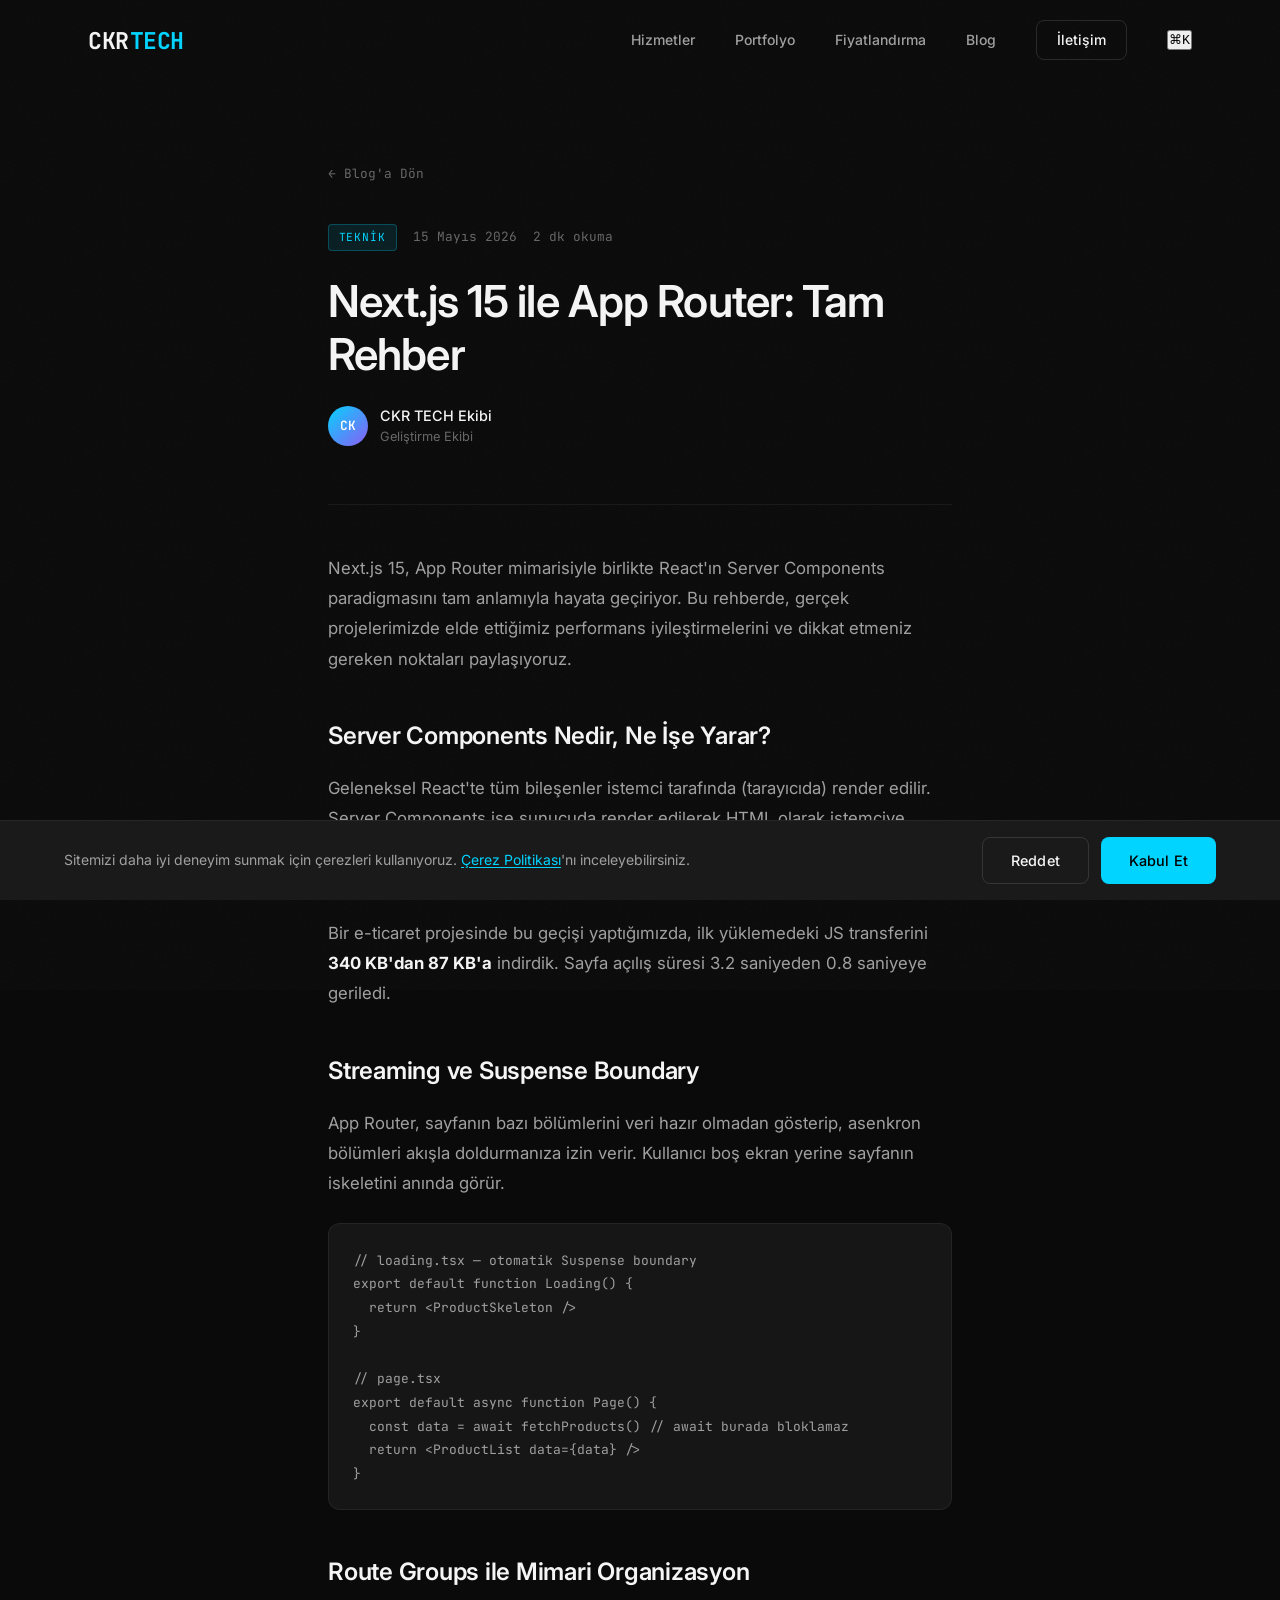
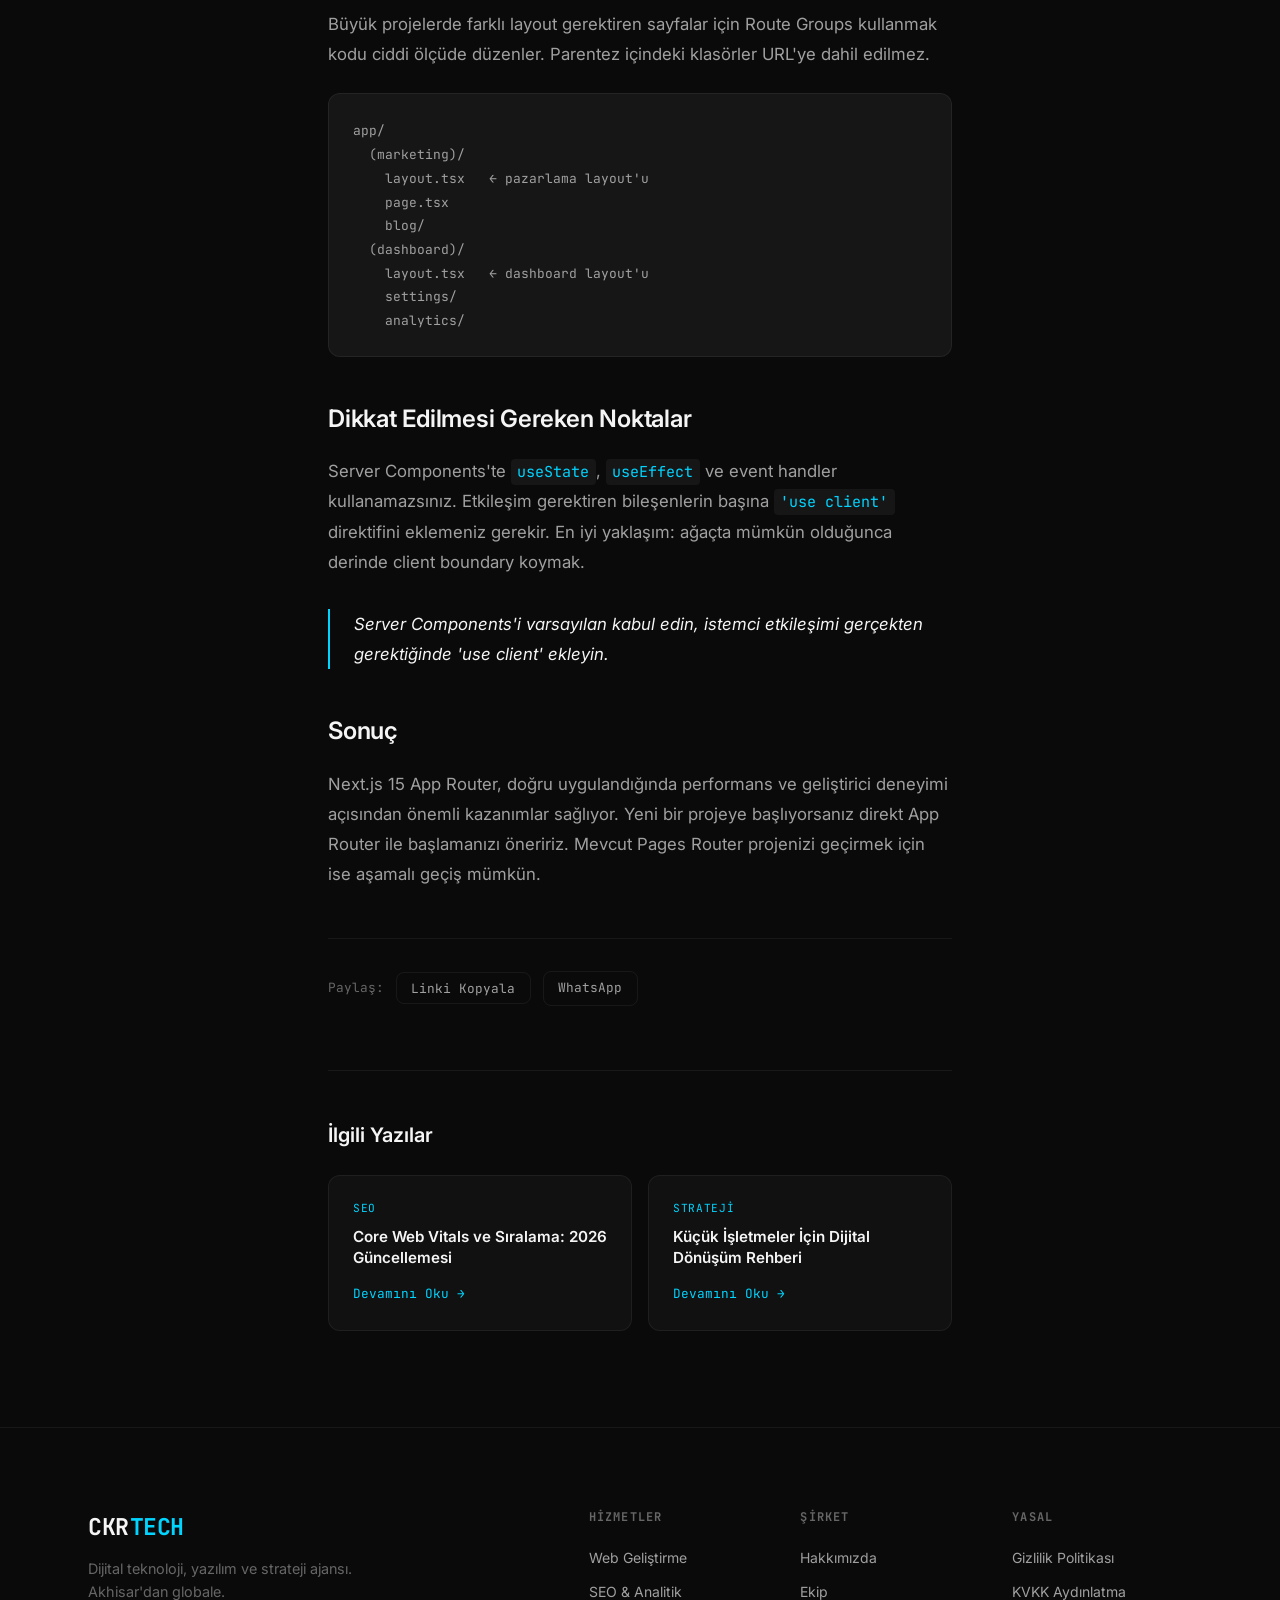
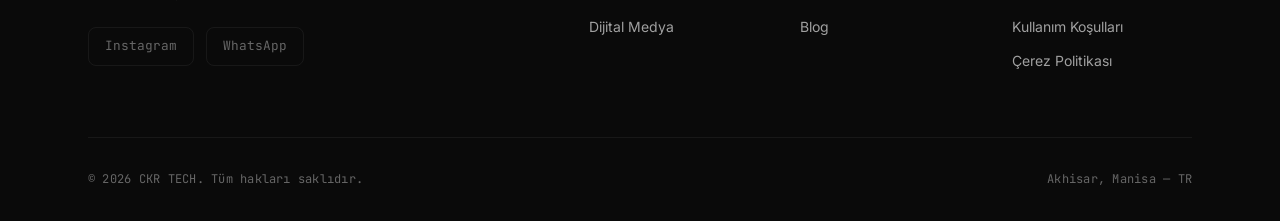
<file: insight-detail.html>
<!DOCTYPE html>
<html lang="tr">
<head>
    <meta charset="UTF-8">
    <meta name="viewport" content="width=device-width, initial-scale=1.0">
    <title id="pageTitle">Next.js 15 ile App Router: Tam Rehber — CKR TECH</title>
    <meta name="description" id="pageDesc" content="Server Components, Streaming ve Suspense boundary'lerinin gerçek dünya performans etkilerini inceledik.">
    <meta name="author" content="CKR TECH">
    <meta name="robots" content="index, follow">
    <link rel="canonical" id="pageCanonical" href="https://ckrtech.com/insight-detail.html">
    <link rel="preconnect" href="https://fonts.googleapis.com">
    <link rel="preconnect" href="https://fonts.gstatic.com" crossorigin>
    <link rel="preload" href="https://fonts.googleapis.com/css2?family=Inter:wght@300;400;500;600;700&family=JetBrains+Mono:wght@400;500&display=swap" as="style" onload="this.onload=null;this.rel='stylesheet'">
    <noscript><link rel="stylesheet" href="https://fonts.googleapis.com/css2?family=Inter:wght@300;400;500;600;700&family=JetBrains+Mono:wght@400;500&display=swap"></noscript>
    <meta property="og:type" content="article">
    <meta property="og:site_name" content="CKR TECH">
    <meta property="og:image" content="https://ckrtech.com/assets/og-cover.jpg">
    <meta property="og:locale" content="tr_TR">
    <meta name="twitter:card" content="summary_large_image">
    <meta name="twitter:image" content="https://ckrtech.com/assets/og-cover.jpg">
    <link rel="icon" type="image/svg+xml" href="data:image/svg+xml,<svg xmlns='http://www.w3.org/2000/svg' viewBox='0 0 100 100'><text y='.9em' font-size='90'>⚡</text></svg>">
    <link rel="apple-touch-icon" href="/assets/apple-touch-icon.png">
    <meta name="theme-color" content="#0a0a0a">
    <link rel="stylesheet" href="styles.css">
    <!-- Mobil CMD+K Gizleme -->
    
    </style>
    <!-- Mobil Menü Fix -->
    
    <!-- Makale detay ek stilleri -->
    <style>
        .article-back {
            display: inline-flex;
            align-items: center;
            gap: 0.5rem;
            font-family: var(--font-mono);
            font-size: 0.8rem;
            color: var(--text-muted);
            margin-bottom: 2.5rem;
            transition: color 0.2s;
        }
        .article-back:hover { color: var(--accent); }
        .article-back-arrow { transition: transform 0.2s; }
        .article-back:hover .article-back-arrow { transform: translateX(-3px); }

        .article-tag {
            display: inline-block;
            font-family: var(--font-mono);
            font-size: 0.7rem;
            letter-spacing: 0.08em;
            text-transform: uppercase;
            color: var(--accent);
            background: var(--accent-soft);
            border: 1px solid var(--accent-border);
            border-radius: 4px;
            padding: 0.2rem 0.6rem;
        }

        .article-reading-time {
            font-family: var(--font-mono);
            font-size: 0.8rem;
            color: var(--text-muted);
        }

        .article-date {
            font-family: var(--font-mono);
            font-size: 0.8rem;
            color: var(--text-muted);
        }

        .author-name {
            font-size: 0.9rem;
            font-weight: 500;
            color: var(--text-primary);
        }
        .author-role {
            font-size: 0.8rem;
            color: var(--text-muted);
        }

        .article-share {
            display: flex;
            align-items: center;
            gap: 0.75rem;
            margin-top: 3rem;
            padding-top: 2rem;
            border-top: 1px solid var(--border);
        }
        .article-share-label {
            font-family: var(--font-mono);
            font-size: 0.8rem;
            color: var(--text-muted);
        }
        .share-btn {
            font-family: var(--font-mono);
            font-size: 0.8rem;
            padding: 0.4rem 0.9rem;
            border: 1px solid var(--border);
            border-radius: var(--radius-sm);
            background: transparent;
            color: var(--text-secondary);
            cursor: pointer;
            transition: var(--transition);
        }
        .share-btn:hover {
            border-color: var(--accent-border);
            color: var(--accent);
            background: var(--accent-soft);
        }

        .related-card {
            background: var(--bg-card);
            border: 1px solid var(--border);
            border-radius: var(--radius);
            padding: 1.5rem;
            transition: var(--transition-slow);
        }
        .related-card:hover {
            border-color: var(--border-hover);
            transform: translateY(-3px);
        }
        .related-card-tag {
            font-family: var(--font-mono);
            font-size: 0.7rem;
            letter-spacing: 0.06em;
            text-transform: uppercase;
            color: var(--accent);
            margin-bottom: 0.5rem;
        }
        .related-card-title {
            font-size: 0.95rem;
            font-weight: 600;
            color: var(--text-primary);
            line-height: 1.4;
            margin-bottom: 0.75rem;
            transition: color 0.2s;
        }
        .related-card:hover .related-card-title { color: var(--accent); }
        .related-card-link {
            font-family: var(--font-mono);
            font-size: 0.8rem;
            color: var(--accent);
            transition: var(--transition);
        }
        .related-grid {
            display: grid;
            grid-template-columns: 1fr;
            gap: 1rem;
        }
        @media (min-width: 640px) { .related-grid { grid-template-columns: repeat(2, 1fr); } }

        .not-found-msg {
            text-align: center;
            padding: 6rem 0;
            color: var(--text-muted);
        }
        .not-found-msg h1 { font-size: 1.5rem; margin-bottom: 1rem; color: var(--text-primary); }
    </style>
</head>
<body>

<div class="loading-screen" id="loadingScreen">
        <div class="loading-logo">
            <span class="loading-logo-accent">CKR</span> TECH
        </div>
        <div class="loading-bar">
            <div class="loading-bar-fill"></div>
        </div>
    </div>

    <div class="grain-overlay"></div>
    <div class="reading-progress" id="readingProgress"></div>

    <div class="cookie-banner" id="cookieBanner" role="dialog" aria-label="Çerez izni">
        <div class="cookie-content">
            <p class="cookie-text">
                Sitemizi daha iyi deneyim sunmak için çerezleri kullanıyoruz.
                <a href="privacy-policy.html#cookies" class="cookie-link">Çerez Politikası</a>'nı inceleyebilirsiniz.
            </p>
            <div class="cookie-actions">
                <button class="btn btn-secondary btn-sm" id="cookieReject">Reddet</button>
                <button class="btn btn-primary btn-sm" id="cookieAccept">Kabul Et</button>
            </div>
        </div>
    </div>

    <div class="cmd-palette" id="cmdPalette" role="dialog" aria-modal="true" aria-labelledby="cmdTitle" hidden>
        <div class="cmd-palette-backdrop" id="cmdBackdrop"></div>
        <div class="cmd-palette-modal">
            <div class="cmd-palette-header">
                <svg width="16" height="16" viewBox="0 0 24 24" fill="none" stroke="currentColor" stroke-width="2"><circle cx="11" cy="11" r="8"></circle><line x1="21" y1="21" x2="16.65" y2="16.65"></line></svg>
                <input type="text" class="cmd-palette-input" id="cmdInput" placeholder="Komut veya bölüm ara..." autocomplete="off">
                <kbd class="cmd-kbd">ESC</kbd>
            </div>
            <div class="cmd-palette-body" id="cmdBody">
                <div class="cmd-group">
                    <span class="cmd-group-label">Navigasyon</span>
                    <button class="cmd-item" data-action="navigate" data-url="insights.html"><span class="cmd-icon">→</span><span class="cmd-text">Blog</span><span class="cmd-hint">insights.html</span></button>
                    <button class="cmd-item" data-action="navigate" data-url="index.html"><span class="cmd-icon">→</span><span class="cmd-text">Ana Sayfa</span><span class="cmd-hint">index.html</span></button>
                    <button class="cmd-item" data-action="navigate" data-url="index.html#contact"><span class="cmd-icon">→</span><span class="cmd-text">İletişim</span><span class="cmd-hint">#contact</span></button>
                </div>
                <div class="cmd-group">
                    <span class="cmd-group-label">Eylem</span>
                    <button class="cmd-item" data-action="email"><span class="cmd-icon">✉</span><span class="cmd-text">E-posta Gönder</span><span class="cmd-hint">hello@ckrtech.com</span></button>
                    <button class="cmd-item" data-action="copy"><span class="cmd-icon">📋</span><span class="cmd-text">E-posta Adresini Kopyala</span><span class="cmd-hint">Clipboard</span></button>
                </div>
            </div>
        </div>
    </div>

    <header class="site-header" id="header">
        <div class="container nav-container">
            <a href="index.html" class="logo">
                <span class="logo-text">CKR</span><span class="logo-accent">TECH</span>
            </a>
            <nav class="main-nav" id="mainNav">
                <a href="index.html#services" class="nav-link">Hizmetler</a>
                <a href="index.html#portfolio" class="nav-link">Portfolyo</a>
                <a href="index.html#pricing" class="nav-link">Fiyatlandırma</a>
                <a href="insights.html" class="nav-link">Blog</a>
                <a href="index.html#contact" class="nav-link nav-link--cta">İletişim</a>
                <button class="nav-kbd" id="navKbdTrigger" aria-label="Komut paleti aç"><kbd>⌘</kbd><kbd>K</kbd></button>
            </nav>
            <button class="menu-toggle" id="menuToggle" aria-label="Menü">
                <span></span><span></span><span></span>
            </button>
        </div>
    </header>

    <main id="articleMain">
        <!-- İçerik JS tarafından buraya render edilir -->
    </main>

    <footer class="footer" id="footer">
        <div class="container">
            <div class="footer-layout">
                <div class="footer-brand">
                    <a href="index.html" class="logo">
                        <span class="logo-text">CKR</span><span class="logo-accent">TECH</span>
                    </a>
                    <p class="footer-copy">Dijital teknoloji, yazılım ve strateji ajansı. Akhisar'dan globale.</p>
                    <div class="footer-social">
                        <a href="https://instagram.com/ckr.tech" target="_blank" rel="noopener noreferrer" class="social-link" aria-label="Instagram">Instagram</a>
                        <a href="https://wa.me/905346921987" target="_blank" rel="noopener noreferrer" class="social-link" aria-label="WhatsApp">WhatsApp</a>
                    </div>
                </div>
                <div class="footer-columns">
                    <div class="footer-column">
                        <h4 class="footer-column-title">Hizmetler</h4>
                        <nav class="footer-nav">
                            <a href="index.html#services" class="footer-link">Web Geliştirme</a>
                            <a href="index.html#services" class="footer-link">SEO & Analitik</a>
                            <a href="index.html#services" class="footer-link">Dijital Medya</a>
                        </nav>
                    </div>
                    <div class="footer-column">
                        <h4 class="footer-column-title">Şirket</h4>
                        <nav class="footer-nav">
                            <a href="index.html#vision" class="footer-link">Hakkımızda</a>
                            <a href="index.html#team" class="footer-link">Ekip</a>
                            <a href="insights.html" class="footer-link">Blog</a>
                        </nav>
                    </div>
                    <div class="footer-column">
                        <h4 class="footer-column-title">Yasal</h4>
                        <nav class="footer-nav">
                            <a href="privacy-policy.html" class="footer-link">Gizlilik Politikası</a>
                            <a href="terms.html" class="footer-link">KVKK Aydınlatma</a>
                            <a href="terms.html" class="footer-link">Kullanım Koşulları</a>
                            <a href="privacy-policy.html#cookies" class="footer-link">Çerez Politikası</a>
                        </nav>
                    </div>
                </div>
            </div>
            <div class="footer-bottom">
                <span class="footer-copyright">© 2026 CKR TECH. Tüm hakları saklıdır.</span>
                <span class="footer-location">Akhisar, Manisa — TR</span>
            </div>
        </div>
    </footer>

    <script src="script.js"></script>
    <script>
    // ============================================
    // BLOG VERİ KATMANI — tüm yazılar burada
    // Yeni yazı eklemek için bu diziye bir obje ekleyin
    // ============================================
    const POSTS = [
        {
            slug: 'nextjs-15-app-router',
            tag: 'Teknik',
            date: '15 Mayıs 2026',
            title: 'Next.js 15 ile App Router: Tam Rehber',
            excerpt: 'Server Components, Streaming ve Suspense boundary\'lerinin gerçek dünya performans etkilerini inceledik.',
            authorInitials: 'CK',
            authorName: 'CKR TECH Ekibi',
            authorRole: 'Geliştirme Ekibi',
            authorBg: 'linear-gradient(135deg, #00d4ff, #8b5cf6)',
            content: `
                <p>Next.js 15, App Router mimarisiyle birlikte React'ın Server Components paradigmasını tam anlamıyla hayata geçiriyor. Bu rehberde, gerçek projelerimizde elde ettiğimiz performans iyileştirmelerini ve dikkat etmeniz gereken noktaları paylaşıyoruz.</p>

                <h2>Server Components Nedir, Ne İşe Yarar?</h2>
                <p>Geleneksel React'te tüm bileşenler istemci tarafında (tarayıcıda) render edilir. Server Components ise sunucuda render edilerek HTML olarak istemciye gönderilir. Bu yaklaşımın en büyük avantajı: JavaScript bundle boyutunu önemli ölçüde küçültmek.</p>
                <p>Bir e-ticaret projesinde bu geçişi yaptığımızda, ilk yüklemedeki JS transferini <strong>340 KB'dan 87 KB'a</strong> indirdik. Sayfa açılış süresi 3.2 saniyeden 0.8 saniyeye geriledi.</p>

                <h2>Streaming ve Suspense Boundary</h2>
                <p>App Router, sayfanın bazı bölümlerini veri hazır olmadan gösterip, asenkron bölümleri akışla doldurmanıza izin verir. Kullanıcı boş ekran yerine sayfanın iskeletini anında görür.</p>
                <pre><code>// loading.tsx — otomatik Suspense boundary
export default function Loading() {
  return &lt;ProductSkeleton /&gt;
}

// page.tsx
export default async function Page() {
  const data = await fetchProducts() // await burada bloklamaz
  return &lt;ProductList data={data} /&gt;
}</code></pre>

                <h2>Route Groups ile Mimari Organizasyon</h2>
                <p>Büyük projelerde farklı layout gerektiren sayfalar için Route Groups kullanmak kodu ciddi ölçüde düzenler. Parentez içindeki klasörler URL'ye dahil edilmez.</p>
                <pre><code>app/
  (marketing)/
    layout.tsx   ← pazarlama layout'u
    page.tsx
    blog/
  (dashboard)/
    layout.tsx   ← dashboard layout'u
    settings/
    analytics/</code></pre>

                <h2>Dikkat Edilmesi Gereken Noktalar</h2>
                <p>Server Components'te <code>useState</code>, <code>useEffect</code> ve event handler kullanamazsınız. Etkileşim gerektiren bileşenlerin başına <code>'use client'</code> direktifini eklemeniz gerekir. En iyi yaklaşım: ağaçta mümkün olduğunca derinde client boundary koymak.</p>

                <blockquote>Server Components'i varsayılan kabul edin, istemci etkileşimi gerçekten gerektiğinde 'use client' ekleyin.</blockquote>

                <h2>Sonuç</h2>
                <p>Next.js 15 App Router, doğru uygulandığında performans ve geliştirici deneyimi açısından önemli kazanımlar sağlıyor. Yeni bir projeye başlıyorsanız direkt App Router ile başlamanızı öneririz. Mevcut Pages Router projenizi geçirmek için ise aşamalı geçiş mümkün.</p>
            `,
            related: ['core-web-vitals-2026', 'kucuk-isletmeler-dijital-donusum']
        },
        {
            slug: 'core-web-vitals-2026',
            tag: 'SEO',
            date: '02 Mayıs 2026',
            title: 'Core Web Vitals ve Sıralama: 2026 Güncellemesi',
            excerpt: 'INP metriğinin LCP ve CLS ile birlikte nasıl değerlendirildiğini ve optimize stratejilerini açıklıyoruz.',
            authorInitials: 'CK',
            authorName: 'CKR TECH Ekibi',
            authorRole: 'SEO & Performans Ekibi',
            authorBg: 'linear-gradient(135deg, #f59e0b, #ef4444)',
            content: `
                <p>Google, 2024'te FID'i (First Input Delay) tamamen kaldırıp yerine INP'yi (Interaction to Next Paint) getirdi. 2026'ya geldiğimizde INP, sıralama faktörleri arasında çok daha belirleyici bir rol oynuyor. Bu yazıda güncel durumu ve aksiyon planını paylaşıyoruz.</p>

                <h2>INP Nedir ve Neden Önemli?</h2>
                <p>INP, kullanıcının bir sayfayla yaptığı tüm etkileşimleri (tıklama, dokunma, klavye) ölçer ve en yavaş olanını raporlar. FID yalnızca ilk etkileşimi ölçerken INP, sayfa boyunca tüm etkileşimleri kapsar. Bu nedenle çok daha gerçekçi bir metrik.</p>
                <p><strong>Hedef değer:</strong> 200ms altı "İyi", 200–500ms arası "İyileştirme Gerekiyor", 500ms üstü "Kötü".</p>

                <h2>INP Optimizasyon Stratejileri</h2>
                <p>Birlikte çalıştığımız projelerde INP değerini düşürmek için en etkili teknikler şunlar oldu:</p>
                <ul>
                    <li><strong>Uzun görevleri parçalayın:</strong> 50ms'yi aşan JS görevlerini <code>scheduler.yield()</code> veya <code>setTimeout</code> ile bölerek main thread'i serbest bırakın.</li>
                    <li><strong>React hydration'ı geciktirin:</strong> Kritik olmayan bileşenleri lazy load edin, <code>Suspense</code> ile arka plana alın.</li>
                    <li><strong>Event handler optimizasyonu:</strong> Scroll ve resize event'lerinde debounce/throttle kullanın.</li>
                    <li><strong>Third-party script'leri denetleyin:</strong> Chat widget'ları ve reklam scriptleri INP'yi ciddi ölçüde bozabilir.</li>
                </ul>

                <h2>LCP: 2026'da Hâlâ Kral</h2>
                <p>LCP (Largest Contentful Paint) hedefi 2.5 saniye altı. Hero görseller için mutlaka <code>fetchpriority="high"</code> ve <code>loading="eager"</code> kombinasyonunu kullanın. WebP/AVIF formatına geçmek yeterince önceliklendirilmediği projelerde LCP'yi ortalama 1.1 saniye iyileştirdi.</p>

                <h2>CLS: Görünmez Ama Güçlü</h2>
                <p>Cumulative Layout Shift için temel kural: boyutu önceden bilinmeyen hiçbir element sayfa akışına girmemeli. Görsellere <code>width</code> ve <code>height</code> attribute eklemek, font swap için <code>font-display: optional</code> kullanmak ve reklam alanlarına sabit yükseklik rezerve etmek en etkili çözümler.</p>

                <blockquote>Core Web Vitals tek başına sıralamayı belirlemez ama eşit kaliteli iki içerikten biri iyi vitals'a sahipse o sayfa kazanır.</blockquote>

                <h2>Ölçüm Araçları</h2>
                <p>PageSpeed Insights ve Chrome UX Report (CrUX) gerçek kullanıcı verilerini gösterir. Lab ortamı için Lighthouse yeterli ama field data'yı asla göz ardı etmeyin. Search Console'daki "Core Web Vitals" raporu URL bazında sorunları toplu görmenin en pratik yolu.</p>
            `,
            related: ['nextjs-15-app-router', 'kucuk-isletmeler-dijital-donusum']
        },
        {
            slug: 'kucuk-isletmeler-dijital-donusum',
            tag: 'Strateji',
            date: '18 Nisan 2026',
            title: 'Küçük İşletmeler İçin Dijital Dönüşüm Rehberi',
            excerpt: 'Sınırlı bütçeyle maksimum etki yaratan dijital stratejiler ve araç önerileri.',
            authorInitials: 'CK',
            authorName: 'CKR TECH Ekibi',
            authorRole: 'Strateji Ekibi',
            authorBg: 'linear-gradient(135deg, #10b981, #06b6d4)',
            content: `
                <p>40'ı aşkın proje deneyimimizde en çok karşılaştığımız senaryo şu: Küçük işletme, dijital dönüşüm yapmak istiyor ama nereden başlayacağını bilmiyor. Bu rehber, o soruya pratik ve uygulanabilir bir yanıt vermek için yazıldı.</p>

                <h2>Adım 1: Temel Dijital Altyapıyı Oturun</h2>
                <p>Büyük adımlar atmadan önce temelin sağlam olması gerekiyor. Çoğu işletmenin atladığı ama kritik olan üç şey:</p>
                <ul>
                    <li><strong>Google Business Profile'ı doldurun ve doğrulayın.</strong> Ücretsiz ama etkisi büyük. Yerel aramalarda görünürlük için zorunlu.</li>
                    <li><strong>SSL sertifikanızı kontrol edin.</strong> HTTPS olmayan bir site artık hem SEO hem güven açısından engel.</li>
                    <li><strong>Mobil uyumluluğu test edin.</strong> Türkiye'deki web trafiğinin %70'i mobil. Mobil deneyim kötüyse diğer her şey ikincil kalır.</li>
                </ul>

                <h2>Adım 2: Hangi Kanala Önce Yatırım Yapmalısınız?</h2>
                <p>Her işletme için farklı ama genel olarak öncelik sırası şöyle oluşuyor:</p>
                <ul>
                    <li><strong>Web sitesi + temel SEO:</strong> Uzun vadeli, sürdürülebilir trafik kaynağı. ROI en yüksek kanal.</li>
                    <li><strong>Google Ads (arama):</strong> Hızlı görünürlük gerekiyorsa. Bütçe bitince durur, organize edin.</li>
                    <li><strong>Sosyal medya:</strong> Marka bilinirliği için iyi ama satış dönüşümü düşük. Organik içerikle başlayın.</li>
                    <li><strong>E-posta pazarlama:</strong> Mevcut müşteri tabanınız varsa en yüksek ROI'li kanal.</li>
                </ul>

                <h2>Adım 3: Araçları Doğru Seçin</h2>
                <p>Pahalı araçlara para harcamadan önce ücretsiz alternatifleri değerlendirin:</p>
                <ul>
                    <li><strong>Google Analytics 4 + Search Console:</strong> Trafik ve SEO verisi için ücretsize alternatif yok.</li>
                    <li><strong>Canva:</strong> Grafik tasarım için Photoshop'a gerek yok.</li>
                    <li><strong>Notion veya Trello:</strong> Dijital strateji takviminizi organize edin.</li>
                    <li><strong>Mailchimp (ücretsiz plan):</strong> 500 aboneye kadar ücretsiz, e-posta otomasyonu için yeterli.</li>
                </ul>

                <h2>Adım 4: İçerik Stratejisi — En Küçük Birimden Başlayın</h2>
                <p>Blog yazıları, video, podcast... bunların hepsi farklı kaynaklar gerektiriyor. Küçük işletmeler için önerimiz: önce müşterilerin en çok sorduğu 5 soruyu belirleyin, her birine bir sayfa veya yazı yazın. Bu "answer engine" yaklaşımı hem SEO'ya hem müşteri ilişkisine doğrudan katkı sağlar.</p>

                <blockquote>Dijital dönüşüm tek seferlik bir proje değil, sürekli bir süreç. Mükemmeli beklemek yerine "yeterince iyi"yle başlayın ve iterasyon yapın.</blockquote>

                <h2>Ne Zaman Ajans Desteği Almalısınız?</h2>
                <p>Kendi başınıza yönetebileceğiniz noktanın ötesine geçtiğinizde: teknik SEO sorunları, büyük web geliştirme ihtiyaçları ve stratejik yeniden konumlanma için uzman desteği almak mantıklı. Bütçe kısıtlıysa danışmanlık + kendi uygulamanız modeli iyi bir orta yol.</p>
            `,
            related: ['nextjs-15-app-router', 'core-web-vitals-2026']
        }
    ];

    // ============================================
    // RENDER MOTORU
    // ============================================
    function getPost(slug) {
        return POSTS.find(p => p.slug === slug) || null;
    }

    function getRelatedPosts(slugs) {
        return slugs.map(s => POSTS.find(p => p.slug === s)).filter(Boolean);
    }

    function estimateReadTime(html) {
        const text = html.replace(/<[^>]*>/g, ' ');
        const words = text.trim().split(/\s+/).length;
        return Math.ceil(words / 200);
    }

    function renderPost(post) {
        const readTime = estimateReadTime(post.content);
        const related = getRelatedPosts(post.related || []);

        // Meta güncelle
        document.title = post.title + ' — CKR TECH';
        document.querySelector('meta[name="description"]').content = post.excerpt;

        const relatedHTML = related.length > 0 ? `
            <div class="related-posts">
                <h2 class="related-title">İlgili Yazılar</h2>
                <div class="related-grid">
                    ${related.map(r => `
                        <a href="insight-detail.html?slug=${r.slug}" class="related-card" style="display:block;text-decoration:none;">
                            <p class="related-card-tag">${r.tag}</p>
                            <h3 class="related-card-title">${r.title}</h3>
                            <span class="related-card-link">Devamını Oku →</span>
                        </a>
                    `).join('')}
                </div>
            </div>
        ` : '';

        document.getElementById('articleMain').innerHTML = `
            <div class="article-layout">
                <a href="insights.html" class="article-back">
                    <span class="article-back-arrow">←</span> Blog'a Dön
                </a>

                <article>
                    <header class="article-header">
                        <div class="article-meta-row">
                            <span class="article-tag">${post.tag}</span>
                            <span class="article-date">${post.date}</span>
                            <span class="article-reading-time" id="readingTime">${readTime} dk okuma</span>
                        </div>

                        <h1 class="article-title">${post.title}</h1>

                        <div class="article-author">
                            <div class="author-avatar" style="background: ${post.authorBg};">${post.authorInitials}</div>
                            <div>
                                <p class="author-name">${post.authorName}</p>
                                <p class="author-role">${post.authorRole}</p>
                            </div>
                        </div>
                    </header>

                    <div class="article-content">
                        ${post.content}
                    </div>

                    <div class="article-share">
                        <span class="article-share-label">Paylaş:</span>
                        <button class="share-btn" id="copyUrlBtn">Linki Kopyala</button>
                        <a href="https://wa.me/?text=${encodeURIComponent(post.title + ' — ' + window.location.href)}" target="_blank" rel="noopener noreferrer" class="share-btn">WhatsApp</a>
                    </div>
                </article>

                ${relatedHTML}
            </div>
        `;

        // Link kopyalama
        document.getElementById('copyUrlBtn').addEventListener('click', function() {
            navigator.clipboard.writeText(window.location.href).then(() => {
                this.textContent = 'Kopyalandı ✓';
                setTimeout(() => { this.textContent = 'Linki Kopyala'; }, 2000);
            });
        });
    }

    function renderNotFound() {
        document.getElementById('articleMain').innerHTML = `
            <div class="not-found-msg">
                <h1>Yazı Bulunamadı</h1>
                <p style="margin-bottom:2rem;">Aradığınız blog yazısı mevcut değil veya taşınmış olabilir.</p>
                <a href="insights.html" class="btn btn-primary">Blog'a Dön</a>
            </div>
        `;
    }

    // Slug'ı URL'den al
    const params = new URLSearchParams(window.location.search);
    const slug = params.get('slug');

    if (slug) {
        const post = getPost(slug);
        if (post) {
            renderPost(post);
        } else {
            renderNotFound();
        }
    } else {
        // Slug yoksa ilk yazıyı göster (geriye dönük uyumluluk)
        renderPost(POSTS[0]);
    }
    </script>
</body>
</html>
</file>
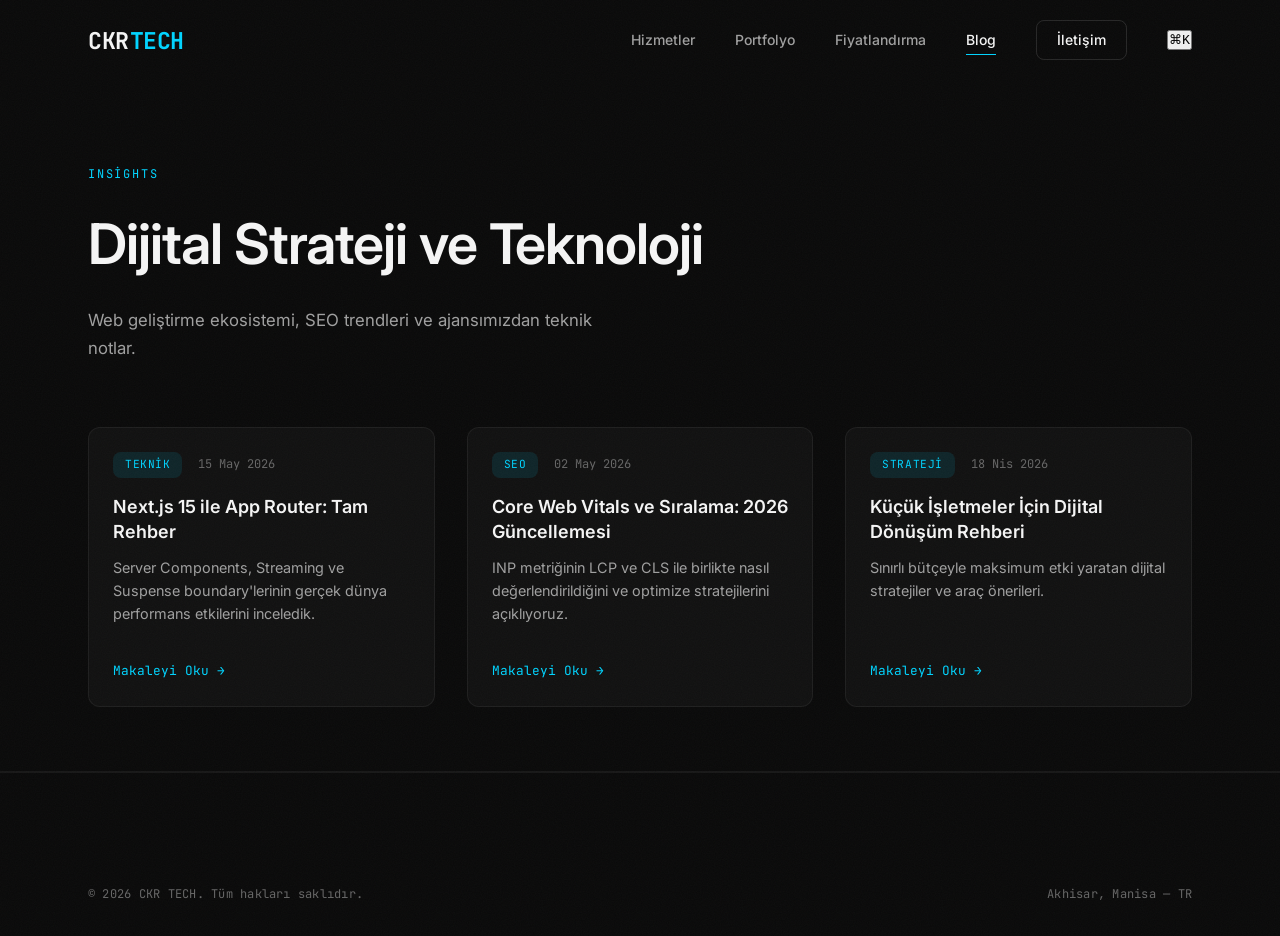
<file: insights.html>
<!DOCTYPE html>
<html lang="tr">
<head>
    <meta charset="UTF-8">
    <meta name="viewport" content="width=device-width, initial-scale=1.0">
    <title>Blog ve Insights — CKR TECH</title>
    <meta name="description" content="Teknoloji, web geliştirme, SEO ve dijital strateji üzerine güncel makaleler, rehberler ve ajans notları.">
    <meta name="robots" content="index, follow">
    <link rel="preconnect" href="https://fonts.googleapis.com">
    <link rel="preconnect" href="https://fonts.gstatic.com" crossorigin>
    <link href="https://fonts.googleapis.com/css2?family=Inter:wght@300;400;500;600;700&family=JetBrains+Mono:wght@400;500&display=swap" rel="stylesheet">
    <meta name="theme-color" content="#0a0a0a">
    <link rel="icon" type="image/svg+xml" href="data:image/svg+xml,<svg xmlns='http://www.w3.org/2000/svg' viewBox='0 0 100 100'><text y='.9em' font-size='90'>⚡</text></svg>">
    <link rel="stylesheet" href="styles.css">
    
    
</head>
<body>

    <div class="grain-overlay"></div>

    <header class="site-header" id="header">
        <div class="container nav-container">
            <a href="index.html" class="logo">
                <span class="logo-text">CKR</span><span class="logo-accent">TECH</span>
            </a>
            <nav class="main-nav" id="mainNav">
                <a href="index.html#services" class="nav-link">Hizmetler</a>
                <a href="index.html#portfolio" class="nav-link">Portfolyo</a>
                <a href="index.html#pricing" class="nav-link">Fiyatlandırma</a>
                <a href="insights.html" class="nav-link nav-link--active">Blog</a>
                <a href="index.html#contact" class="nav-link nav-link--cta">İletişim</a>
                <button class="nav-kbd" id="navKbdTrigger" aria-label="Komut paleti aç"><kbd>⌘</kbd><kbd>K</kbd></button>
            </nav>
            <button class="menu-toggle" id="menuToggle" aria-label="Menü">
                <span></span><span></span><span></span>
            </button>
        </div>
    </header>

    <main class="page-hero" style="min-height: 80vh;">
        <div class="container">
            <header class="section-header">
                <span class="section-eyebrow">Insights</span>
                <h1 class="page-title">Dijital Strateji ve Teknoloji</h1>
                <p class="section-desc">Web geliştirme ekosistemi, SEO trendleri ve ajansımızdan teknik notlar.</p>
            </header>

            <div class="blog-grid">
                <article class="blog-card">
                    <div class="blog-card-body">
                        <div class="insight-meta">
                            <span class="insight-tag">Teknik</span>
                            <span class="insight-date">15 May 2026</span>
                        </div>
                        <h2 class="insight-title">Next.js 15 ile App Router: Tam Rehber</h2>
                        <p class="insight-excerpt">Server Components, Streaming ve Suspense boundary'lerinin gerçek dünya performans etkilerini inceledik.</p>
                        <a href="insight-detail.html?slug=nextjs-15-app-router" class="insight-link" style="margin-top: auto; padding-top: 1rem;">Makaleyi Oku →</a>
                    </div>
                </article>

                <article class="blog-card">
                    <div class="blog-card-body">
                        <div class="insight-meta">
                            <span class="insight-tag">SEO</span>
                            <span class="insight-date">02 May 2026</span>
                        </div>
                        <h2 class="insight-title">Core Web Vitals ve Sıralama: 2026 Güncellemesi</h2>
                        <p class="insight-excerpt">INP metriğinin LCP ve CLS ile birlikte nasıl değerlendirildiğini ve optimize stratejilerini açıklıyoruz.</p>
                        <a href="insight-detail.html?slug=core-web-vitals-2026" class="insight-link" style="margin-top: auto; padding-top: 1rem;">Makaleyi Oku →</a>
                    </div>
                </article>

                <article class="blog-card">
                    <div class="blog-card-body">
                        <div class="insight-meta">
                            <span class="insight-tag">Strateji</span>
                            <span class="insight-date">18 Nis 2026</span>
                        </div>
                        <h2 class="insight-title">Küçük İşletmeler İçin Dijital Dönüşüm Rehberi</h2>
                        <p class="insight-excerpt">Sınırlı bütçeyle maksimum etki yaratan dijital stratejiler ve araç önerileri.</p>
                        <a href="insight-detail.html?slug=kucuk-isletmeler-dijital-donusum" class="insight-link" style="margin-top: auto; padding-top: 1rem;">Makaleyi Oku →</a>
                    </div>
                </article>
            </div>
        </div>
    </main>

    <footer class="footer" id="footer">
        <div class="container">
            <div class="footer-bottom" style="border-top: none;">
                <span class="footer-copyright">© 2026 CKR TECH. Tüm hakları saklıdır.</span>
                <span class="footer-location">Akhisar, Manisa — TR</span>
            </div>
        </div>
    </footer>

    <script src="script.js"></script>
</body>
</html>
</file>
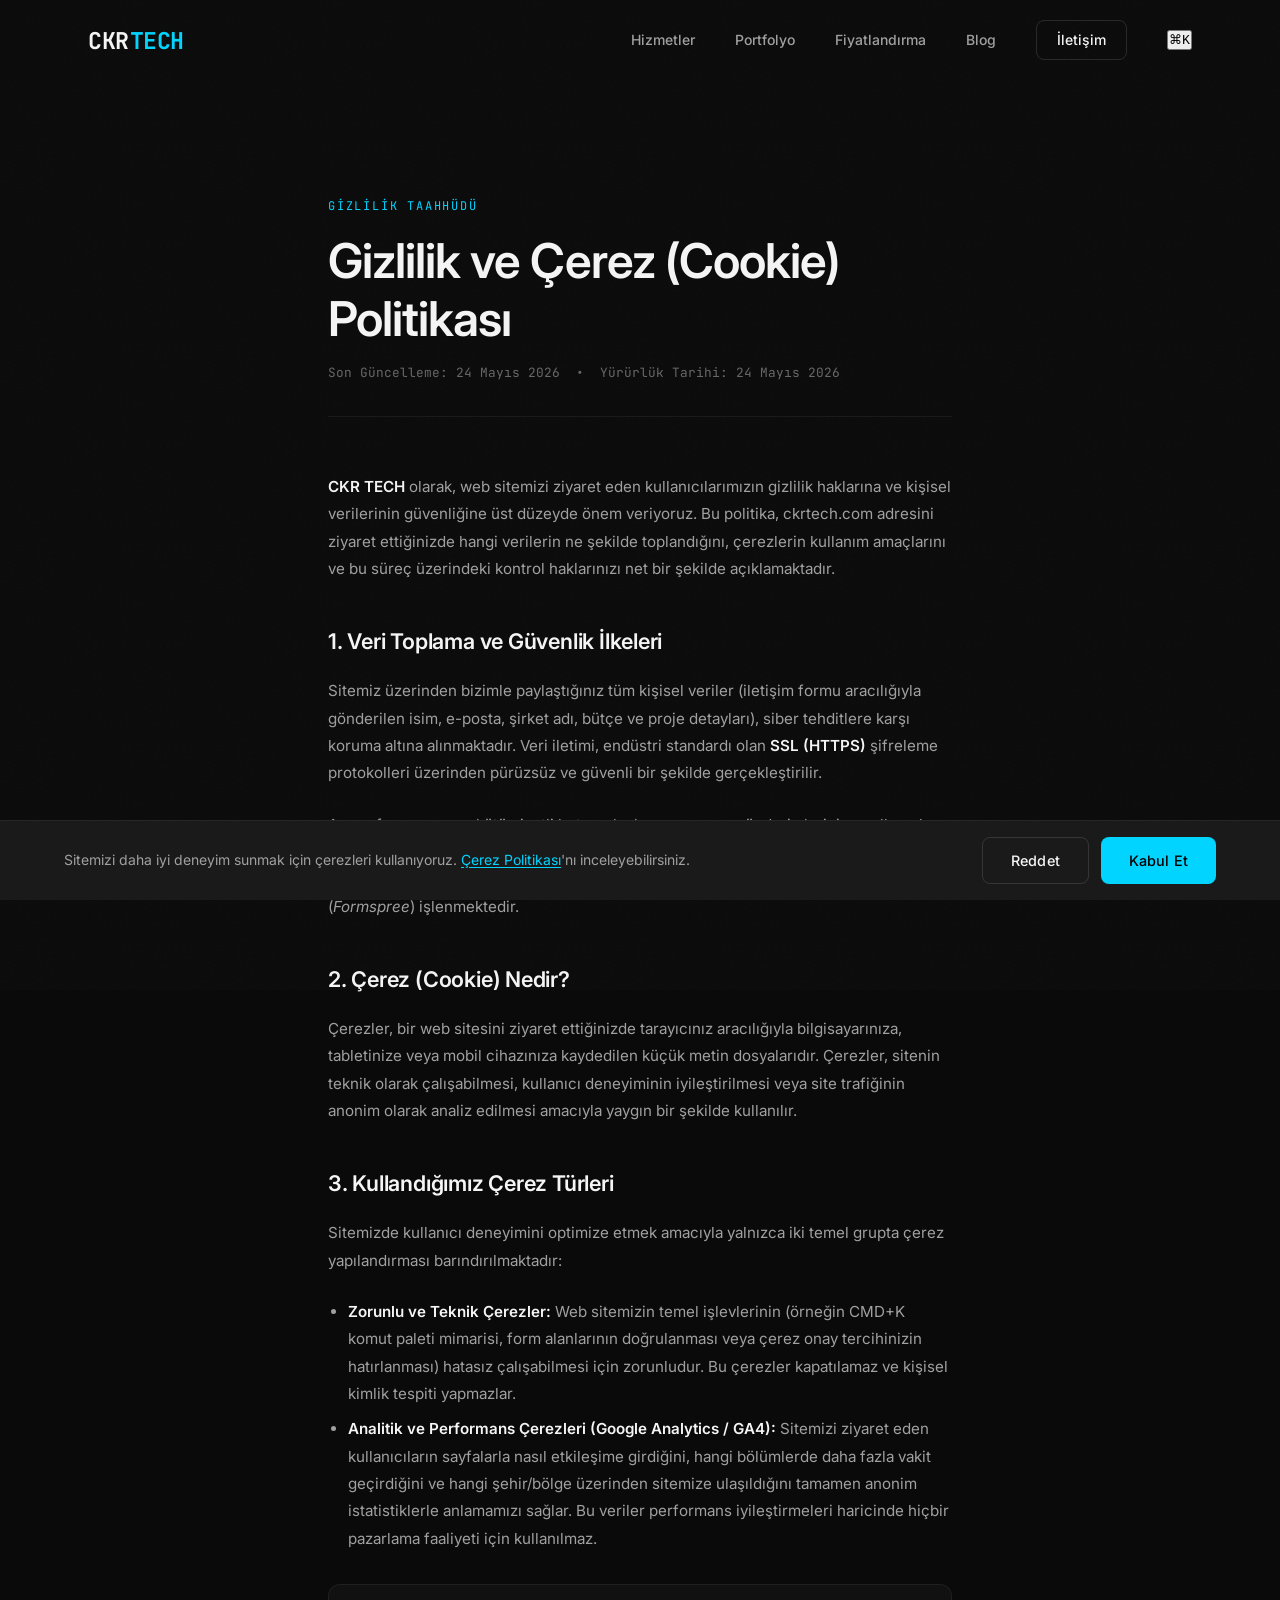
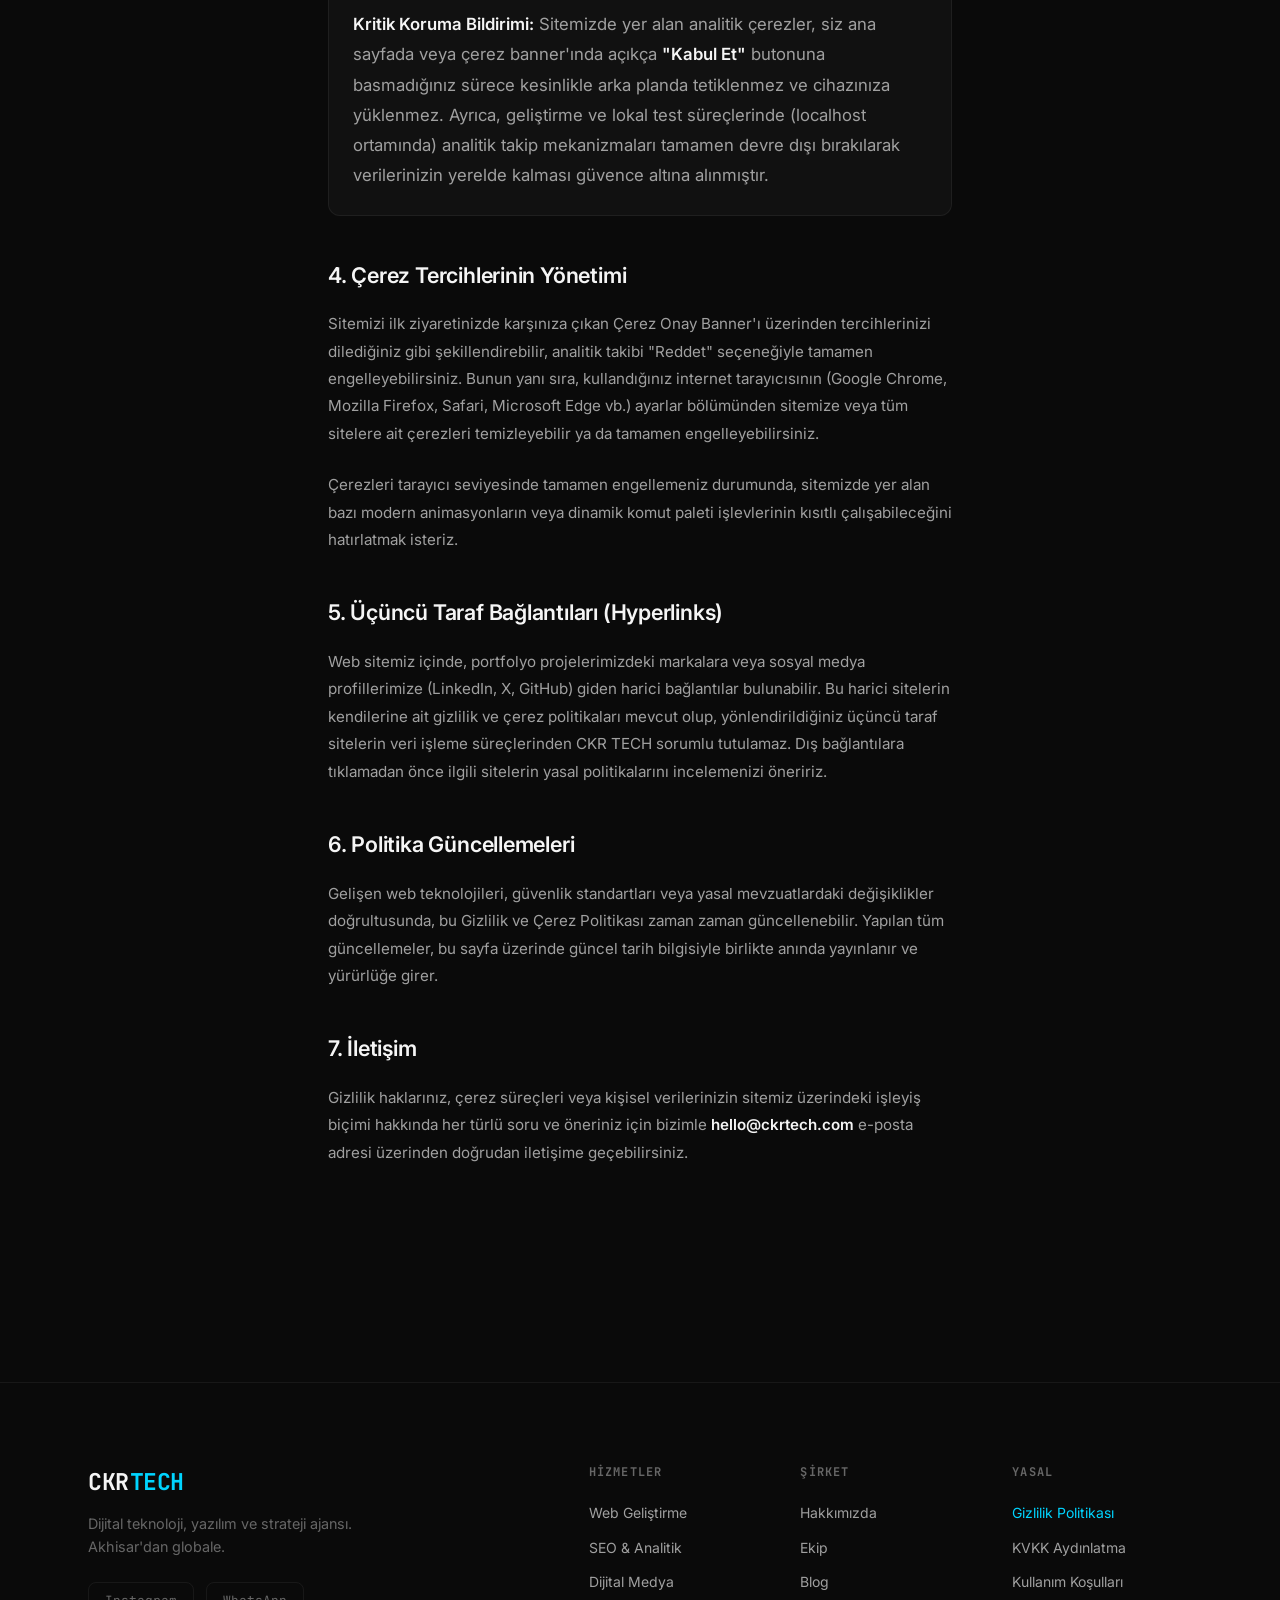
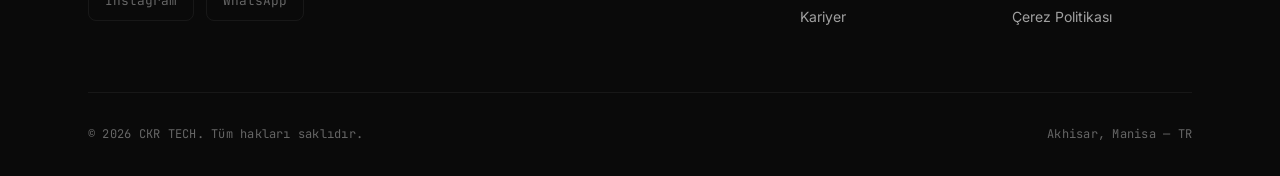
<file: privacy-policy.html>
<!DOCTYPE html>
<html lang="tr">
<head>
    <meta charset="UTF-8">
    <meta name="viewport" content="width=device-width, initial-scale=1.0">
    <title>Gizlilik ve Çerez Politikası — CKR TECH</title>
    <meta name="description" content="CKR TECH Gizlilik ve Çerez Politikası. Veri güvenliği, çerez yönetimi ve kullanıcı hakları hakkında detaylı yasal bilgilendirme.">
    <meta name="keywords" content="gizlilik politikası, çerez politikası, KVKK, veri güvenliği, CKR TECH">
    <meta name="author" content="CKR TECH">
    <meta name="robots" content="index, follow">
    <link rel="canonical" href="https://ckrtech.com/privacy-policy.html">
    <link rel="preconnect" href="https://fonts.googleapis.com">
    <link rel="preconnect" href="https://fonts.gstatic.com" crossorigin>
    <link rel="preload" href="https://fonts.googleapis.com/css2?family=Inter:wght@300;400;500;600;700&family=JetBrains+Mono:wght@400;500&display=swap" as="style">
    <meta property="og:type" content="website">
    <meta property="og:url" content="https://ckrtech.com/privacy-policy.html">
    <meta property="og:title" content="Gizlilik ve Çerez Politikası — CKR TECH">
    <meta property="og:description" content="CKR TECH Gizlilik ve Çerez Politikası. Veri güvenliği ve çerez yönetimi hakkında detaylı bilgilendirme.">
    <meta property="og:image" content="https://ckrtech.com/assets/og-cover.jpg">
    <meta property="og:locale" content="tr_TR">
    <meta property="og:site_name" content="CKR TECH">
    <meta name="twitter:card" content="summary_large_image">
    <meta name="twitter:url" content="https://ckrtech.com/privacy-policy.html">
    <meta name="twitter:title" content="Gizlilik ve Çerez Politikası — CKR TECH">
    <meta name="twitter:description" content="Veri güvenliği, çerez yönetimi ve kullanıcı hakları.">
    <meta name="twitter:image" content="https://ckrtech.com/assets/og-cover.jpg">
    <link rel="icon" type="image/svg+xml" href="data:image/svg+xml,<svg xmlns='http://www.w3.org/2000/svg' viewBox='0 0 100 100'><text y='.9em' font-size='90'>⚡</text></svg>">
    <link rel="apple-touch-icon" href="/assets/apple-touch-icon.png">
    <meta name="theme-color" content="#0a0a0a">
    <meta name="msapplication-TileColor" content="#0a0a0a">
    <link href="https://fonts.googleapis.com/css2?family=Inter:wght@300;400;500;600;700&family=JetBrains+Mono:wght@400;500&display=swap" rel="stylesheet">
    <link rel="stylesheet" href="styles.css">
    <!-- Mobil CMD+K Gizleme -->
    <style>
        @media (max-width: 768px) {
            .nav-kbd,
            .cmd-palette,
            .cmd-palette-backdrop,
            .cmd-palette-modal {
                display: none !important;
                visibility: hidden !important;
                pointer-events: none !important;
            }
        }
    </style>
    <style>
        .legal-section {
            padding: 10rem 0 6rem;
            min-height: 80vh;
        }
        .legal-wrapper {
            max-width: 800px;
            margin: 0 auto;
        }
        .legal-header {
            margin-bottom: 3.5rem;
            border-bottom: 1px solid var(--border);
            padding-bottom: 2rem;
        }
        .legal-title {
            font-size: clamp(2rem, 5vw, 3rem);
            font-weight: 600;
            line-height: 1.2;
            letter-spacing: -0.02em;
            color: var(--text-primary);
            margin-bottom: 1rem;
        }
        .legal-meta {
            font-family: var(--font-mono);
            font-size: 0.8rem;
            color: var(--text-muted);
        }
        .legal-body {
            color: var(--text-secondary);
            font-size: 1.05rem;
            line-height: 1.8;
        }
        .legal-body h2 {
            font-size: 1.35rem;
            font-weight: 600;
            color: var(--text-primary);
            margin: 2.5rem 0 1rem;
            font-family: var(--font-sans);
            letter-spacing: -0.01em;
        }
        .legal-body p {
            margin-bottom: 1.5rem;
        }
        .legal-body ul, .legal-body ol {
            margin-bottom: 1.5rem;
            padding-left: 1.25rem;
        }
        .legal-body li {
            margin-bottom: 0.5rem;
        }
        .legal-body strong {
            color: var(--text-primary);
            font-weight: 600;
        }
        .highlight-box {
            background-color: var(--bg-secondary);
            border: 1px solid var(--border);
            border-radius: var(--radius);
            padding: 1.5rem;
            margin: 2rem 0;
        }
        @media (max-width: 768px) {
            .legal-section {
                padding: 8rem 0 4rem;
            }
        }
    </style>
    <!-- Mobil Menü Kayma Fix -->
    <style>
        @media (max-width: 768px) {
            .main-nav {
                position: fixed !important;
                top: 0 !important;
                left: 0 !important;
                width: 100% !important;
                height: 100vh !important;
                height: 100dvh !important;
                background: var(--bg-primary, #0a0a0a) !important;
                z-index: 998 !important;
                display: flex !important;
                flex-direction: column !important;
                justify-content: center !important;
                align-items: center !important;
                gap: 1.5rem !important;
                transform: translateX(-100%) !important;
                transition: transform 0.35s cubic-bezier(.4,0,.2,1) !important;
                padding: 2rem !important;
                opacity: 1 !important;
                visibility: visible !important;
                pointer-events: auto !important;
                margin: 0 !important;
                border: none !important;
                border-radius: 0 !important;
                box-shadow: none !important;
            }

            #mainNav.nav-open {
                transform: translateX(0) !important;
            }
            .main-nav .nav-link {
                font-size: 1.5rem !important;
                opacity: 1 !important;
                transform: none !important;
                margin: 0 !important;
            }
            .main-nav .nav-link--cta {
                margin-top: 1rem !important;
            }
            .menu-toggle {
                z-index: 999 !important;
                position: relative !important;
            }

            body.nav-open {
                overflow: hidden !important;
            }
        }
    </style>


</head>
<body>

<div class="loading-screen" id="loadingScreen">
        <div class="loading-logo">
            <span class="loading-logo-accent">CKR</span> TECH
        </div>
        <div class="loading-bar">
            <div class="loading-bar-fill"></div>
        </div>
    </div>

    <div class="grain-overlay"></div>
    <div class="reading-progress" id="readingProgress"></div>

    <div class="cookie-banner" id="cookieBanner" role="dialog" aria-label="Çerez izni">
        <div class="cookie-content">
            <p class="cookie-text">
                Sitemizi daha iyi deneyim sunmak için çerezleri kullanıyoruz. 
                <a href="privacy-policy.html#cookies" class="cookie-link">Çerez Politikası</a>'nı inceleyebilirsiniz.
            </p>
            <div class="cookie-actions">
                <button class="btn btn-secondary btn-sm" id="cookieReject">Reddet</button>
                <button class="btn btn-primary btn-sm" id="cookieAccept">Kabul Et</button>
            </div>
        </div>
    </div>

    <div class="cmd-palette" id="cmdPalette" role="dialog" aria-modal="true" aria-labelledby="cmdTitle" hidden>
        <div class="cmd-palette-backdrop" id="cmdBackdrop"></div>
        <div class="cmd-palette-modal">
            <div class="cmd-palette-header">
                <svg width="16" height="16" viewBox="0 0 24 24" fill="none" stroke="currentColor" stroke-width="2" stroke-linecap="round" stroke-linejoin="round"><circle cx="11" cy="11" r="8"></circle><line x1="21" y1="21" x2="16.65" y2="16.65"></line></svg>
                <input type="text" class="cmd-palette-input" id="cmdInput" placeholder="Komut veya bölüm ara..." autocomplete="off">
                <kbd class="cmd-kbd">ESC</kbd>
            </div>
            <div class="cmd-palette-body" id="cmdBody">
                <div class="cmd-group">
                    <span class="cmd-group-label">Navigasyon</span>
                    <button class="cmd-item" data-action="navigate" data-url="index.html">
                        <span class="cmd-icon">→</span>
                        <span class="cmd-text">Ana Sayfa</span>
                        <span class="cmd-hint">index.html</span>
                    </button>
                    <button class="cmd-item" data-action="navigate" data-url="insights.html">
                        <span class="cmd-icon">→</span>
                        <span class="cmd-text">Blog</span>
                        <span class="cmd-hint">insights.html</span>
                    </button>
                    <button class="cmd-item" data-action="navigate" data-url="index.html#services">
                        <span class="cmd-icon">→</span>
                        <span class="cmd-text">Hizmetler</span>
                        <span class="cmd-hint">#services</span>
                    </button>
                </div>
                <div class="cmd-group">
                    <span class="cmd-group-label">Eylem</span>
                    <button class="cmd-item" data-action="email">
                        <span class="cmd-icon">✉</span>
                        <span class="cmd-text">E-posta Gönder</span>
                        <span class="cmd-hint">hello@ckrtech.com</span>
                    </button>
                    <button class="cmd-item" data-action="copy">
                        <span class="cmd-icon">📋</span>
                        <span class="cmd-text">E-posta Adresini Kopyala</span>
                        <span class="cmd-hint">Clipboard</span>
                    </button>
                </div>
            </div>
        </div>
    </div>

    <header class="site-header" id="header">
        <div class="container nav-container">
            <a href="index.html" class="logo">
                <span class="logo-text">CKR</span><span class="logo-accent">TECH</span>
            </a>

            <nav class="main-nav" id="mainNav">
                <a href="index.html#services" class="nav-link">Hizmetler</a>
                <a href="index.html#portfolio" class="nav-link">Portfolyo</a>
                <a href="index.html#pricing" class="nav-link">Fiyatlandırma</a>
                <a href="insights.html" class="nav-link">Blog</a>
                <a href="index.html#contact" class="nav-link nav-link--cta">İletişim</a>
                <button class="nav-kbd" id="navKbdTrigger" aria-label="Komut paleti aç">
                    <kbd>⌘</kbd><kbd>K</kbd>
                </button>
            </nav>

            <button class="menu-toggle" id="menuToggle" aria-label="Menü">
                <span></span>
                <span></span>
                <span></span>
            </button>
        </div>
    </header>

    <main class="legal-section">
        <div class="container">
            <div class="legal-wrapper">
                <article class="legal-content">
                    <header class="legal-header">
                        <span class="section-eyebrow">Gizlilik Taahhüdü</span>
                        <h1 class="legal-title">Gizlilik ve Çerez (Cookie) Politikası</h1>
                        <div class="legal-meta">
                            <span>Son Güncelleme: 24 Mayıs 2026</span>
                            <span style="margin: 0 8px;">•</span>
                            <span>Yürürlük Tarihi: 24 Mayıs 2026</span>
                        </div>
                    </header>

                    <div class="legal-body">
                        <p><strong>CKR TECH</strong> olarak, web sitemizi ziyaret eden kullanıcılarımızın gizlilik haklarına ve kişisel verilerinin güvenliğine üst düzeyde önem veriyoruz. Bu politika, ckrtech.com adresini ziyaret ettiğinizde hangi verilerin ne şekilde toplandığını, çerezlerin kullanım amaçlarını ve bu süreç üzerindeki kontrol haklarınızı net bir şekilde açıklamaktadır.</p>

                        <h2>1. Veri Toplama ve Güvenlik İlkeleri</h2>
                        <p>Sitemiz üzerinden bizimle paylaştığınız tüm kişisel veriler (iletişim formu aracılığıyla gönderilen isim, e-posta, şirket adı, bütçe ve proje detayları), siber tehditlere karşı koruma altına alınmaktadır. Veri iletimi, endüstri standardı olan <strong>SSL (HTTPS)</strong> şifreleme protokolleri üzerinden pürüzsüz ve güvenli bir şekilde gerçekleştirilir.</p>
                        <p>Ayrıca form yapımız, kötü niyetli bot yazılımlarını ve spam gönderimlerini engellemek adına görünmez tuzağa dayalı <strong>Honeypot</strong> altyapısı ile donatılmıştır. Form aracılığıyla iletilen talepleriniz, veri güvenliği ve gizliliği standartlarına uygun sunucularda (<em>Formspree</em>) işlenmektedir.</p>

                        <h2>2. Çerez (Cookie) Nedir?</h2>
                        <p>Çerezler, bir web sitesini ziyaret ettiğinizde tarayıcınız aracılığıyla bilgisayarınıza, tabletinize veya mobil cihazınıza kaydedilen küçük metin dosyalarıdır. Çerezler, sitenin teknik olarak çalışabilmesi, kullanıcı deneyiminin iyileştirilmesi veya site trafiğinin anonim olarak analiz edilmesi amacıyla yaygın bir şekilde kullanılır.</p>

                        <h2>3. Kullandığımız Çerez Türleri</h2>
                        <p>Sitemizde kullanıcı deneyimini optimize etmek amacıyla yalnızca iki temel grupta çerez yapılandırması barındırılmaktadır:</p>

                        <ul>
                            <li><strong>Zorunlu ve Teknik Çerezler:</strong> Web sitemizin temel işlevlerinin (örneğin CMD+K komut paleti mimarisi, form alanlarının doğrulanması veya çerez onay tercihinizin hatırlanması) hatasız çalışabilmesi için zorunludur. Bu çerezler kapatılamaz ve kişisel kimlik tespiti yapmazlar.</li>
                            <li><strong>Analitik ve Performans Çerezleri (Google Analytics / GA4):</strong> Sitemizi ziyaret eden kullanıcıların sayfalarla nasıl etkileşime girdiğini, hangi bölümlerde daha fazla vakit geçirdiğini ve hangi şehir/bölge üzerinden sitemize ulaşıldığını tamamen anonim istatistiklerle anlamamızı sağlar. Bu veriler performans iyileştirmeleri haricinde hiçbir pazarlama faaliyeti için kullanılmaz.</li>
                        </ul>

                        <div class="highlight-box">
                            <strong>Kritik Koruma Bildirimi:</strong> Sitemizde yer alan analitik çerezler, siz ana sayfada veya çerez banner'ında açıkça <strong>"Kabul Et"</strong> butonuna basmadığınız sürece kesinlikle arka planda tetiklenmez ve cihazınıza yüklenmez. Ayrıca, geliştirme ve lokal test süreçlerinde (localhost ortamında) analitik takip mekanizmaları tamamen devre dışı bırakılarak verilerinizin yerelde kalması güvence altına alınmıştır.
                        </div>

                        <h2>4. Çerez Tercihlerinin Yönetimi</h2>
                        <p>Sitemizi ilk ziyaretinizde karşınıza çıkan Çerez Onay Banner'ı üzerinden tercihlerinizi dilediğiniz gibi şekillendirebilir, analitik takibi "Reddet" seçeneğiyle tamamen engelleyebilirsiniz. Bunun yanı sıra, kullandığınız internet tarayıcısının (Google Chrome, Mozilla Firefox, Safari, Microsoft Edge vb.) ayarlar bölümünden sitemize veya tüm sitelere ait çerezleri temizleyebilir ya da tamamen engelleyebilirsiniz.</p>
                        <p>Çerezleri tarayıcı seviyesinde tamamen engellemeniz durumunda, sitemizde yer alan bazı modern animasyonların veya dinamik komut paleti işlevlerinin kısıtlı çalışabileceğini hatırlatmak isteriz.</p>

                        <h2>5. Üçüncü Taraf Bağlantıları (Hyperlinks)</h2>
                        <p>Web sitemiz içinde, portfolyo projelerimizdeki markalara veya sosyal medya profillerimize (LinkedIn, X, GitHub) giden harici bağlantılar bulunabilir. Bu harici sitelerin kendilerine ait gizlilik ve çerez politikaları mevcut olup, yönlendirildiğiniz üçüncü taraf sitelerin veri işleme süreçlerinden CKR TECH sorumlu tutulamaz. Dış bağlantılara tıklamadan önce ilgili sitelerin yasal politikalarını incelemenizi öneririz.</p>

                        <h2>6. Politika Güncellemeleri</h2>
                        <p>Gelişen web teknolojileri, güvenlik standartları veya yasal mevzuatlardaki değişiklikler doğrultusunda, bu Gizlilik ve Çerez Politikası zaman zaman güncellenebilir. Yapılan tüm güncellemeler, bu sayfa üzerinde güncel tarih bilgisiyle birlikte anında yayınlanır ve yürürlüğe girer.</p>

                        <h2>7. İletişim</h2>
                        <p>Gizlilik haklarınız, çerez süreçleri veya kişisel verilerinizin sitemiz üzerindeki işleyiş biçimi hakkında her türlü soru ve öneriniz için bizimle <strong>hello@ckrtech.com</strong> e-posta adresi üzerinden doğrudan iletişime geçebilirsiniz.</p>
                    </div>
                </article>
            </div>
        </div>
    </main>

    <footer class="footer" id="footer">
        <div class="container">
            <div class="footer-layout">
                <div class="footer-brand">
                    <a href="index.html" class="logo">
                        <span class="logo-text">CKR</span><span class="logo-accent">TECH</span>
                    </a>
                    <p class="footer-copy">
                        Dijital teknoloji, yazılım ve strateji ajansı. Akhisar'dan globale.
                    </p>
                    <div class="footer-social">
                        <a href="https://instagram.com/ckr.tech" target="_blank" rel="noopener noreferrer" class="social-link" aria-label="Instagram">Instagram</a>
                        <a href="https://wa.me/905346921987" target="_blank" rel="noopener noreferrer" class="social-link" aria-label="WhatsApp">WhatsApp</a>
                    </div>
                </div>

                <div class="footer-columns">
                    <div class="footer-column">
                        <h4 class="footer-column-title">Hizmetler</h4>
                        <nav class="footer-nav">
                            <a href="index.html#services" class="footer-link">Web Geliştirme</a>
                            <a href="index.html#services" class="footer-link">SEO & Analitik</a>
                            <a href="index.html#services" class="footer-link">Dijital Medya</a>
                        </nav>
                    </div>

                    <div class="footer-column">
                        <h4 class="footer-column-title">Şirket</h4>
                        <nav class="footer-nav">
                            <a href="index.html#vision" class="footer-link">Hakkımızda</a>
                            <a href="index.html#team" class="footer-link">Ekip</a>
                            <a href="insights.html" class="footer-link">Blog</a>
                            <a href="#" class="footer-link">Kariyer</a>
                        </nav>
                    </div>

                    <div class="footer-column">
                        <h4 class="footer-column-title">Yasal</h4>
                        <nav class="footer-nav">
                            <a href="privacy-policy.html" class="footer-link" style="color: var(--accent);">Gizlilik Politikası</a>
                            <a href="terms.html" class="footer-link">KVKK Aydınlatma</a>
                            <a href="terms.html" class="footer-link">Kullanım Koşulları</a>
                            <a href="privacy-policy.html#cookies" class="footer-link">Çerez Politikası</a>
                        </nav>
                    </div>
                </div>
            </div>

            <div class="footer-bottom">
                <span class="footer-copyright">© 2026 CKR TECH. Tüm hakları saklıdır.</span>
                <span class="footer-location">Akhisar, Manisa — TR</span>
            </div>
        </div>
    </footer>

    <script src="script.js"></script>
</body>
</html>
</file>
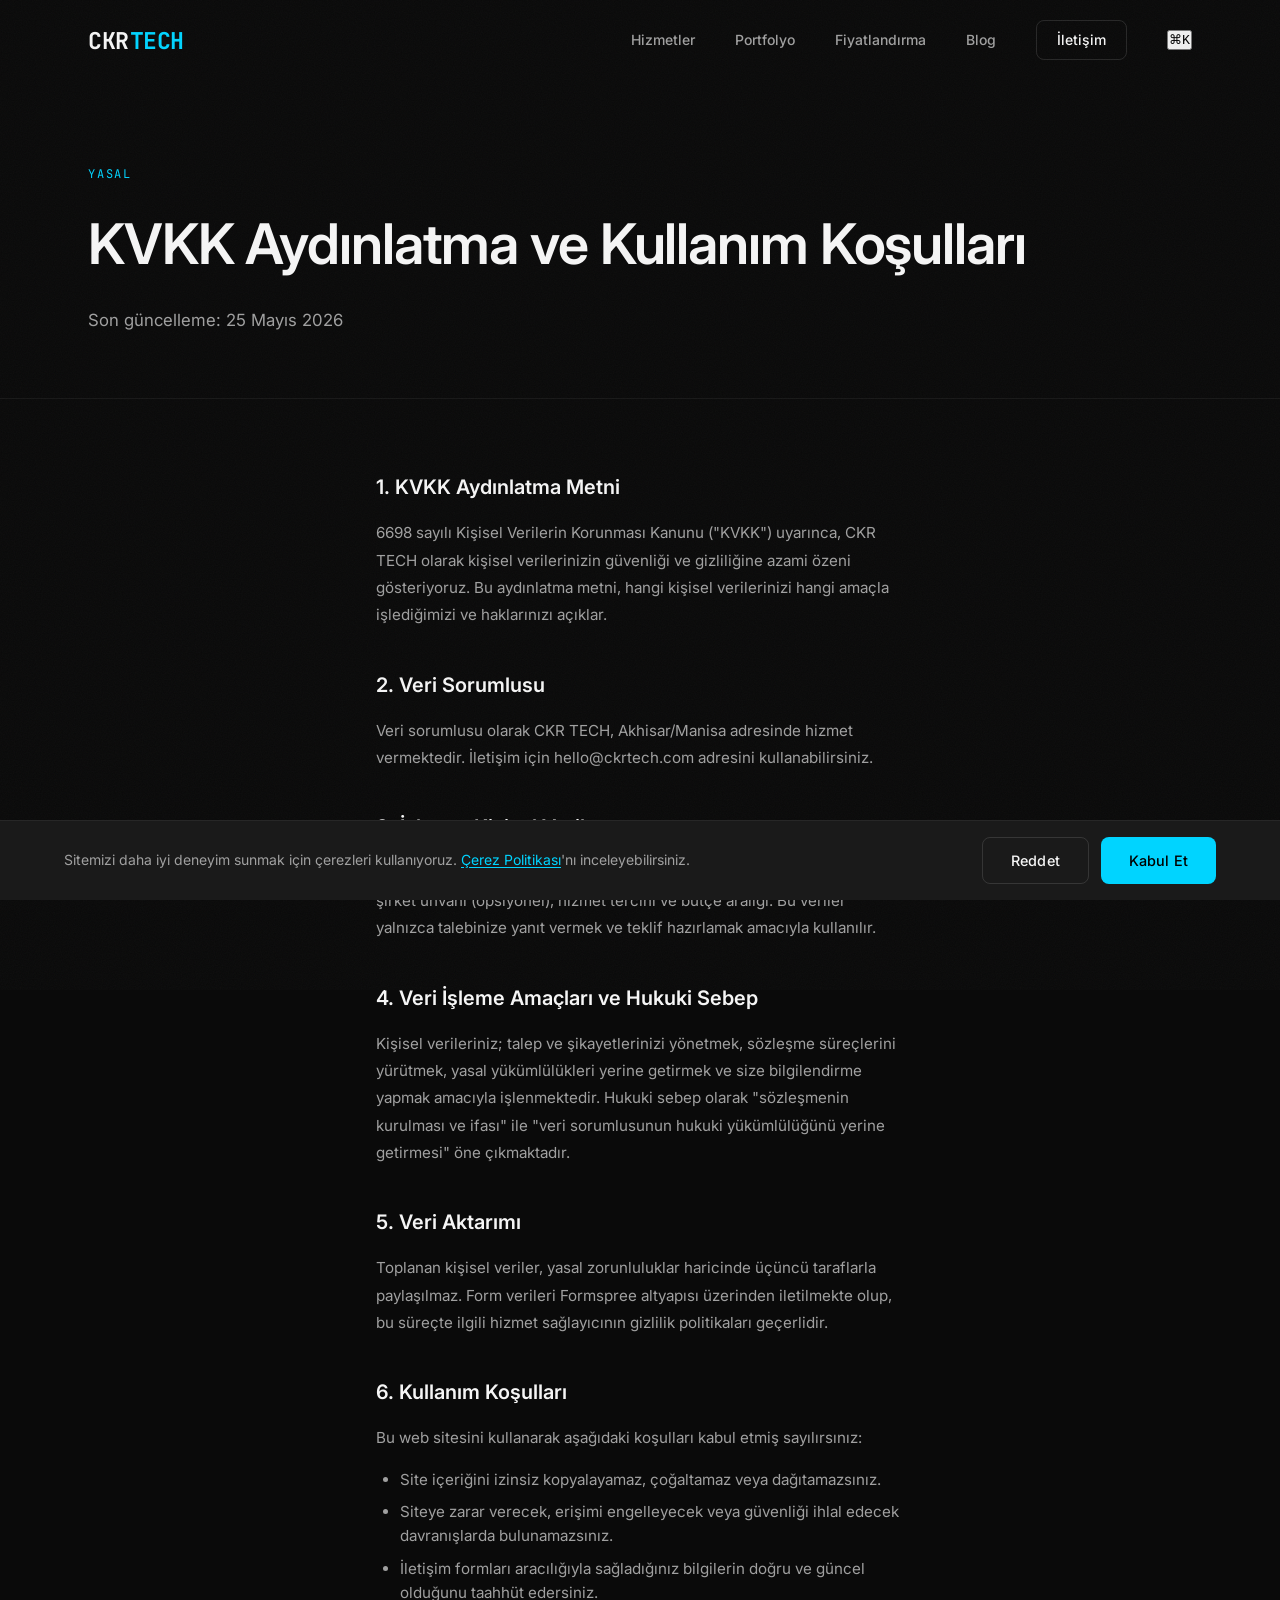
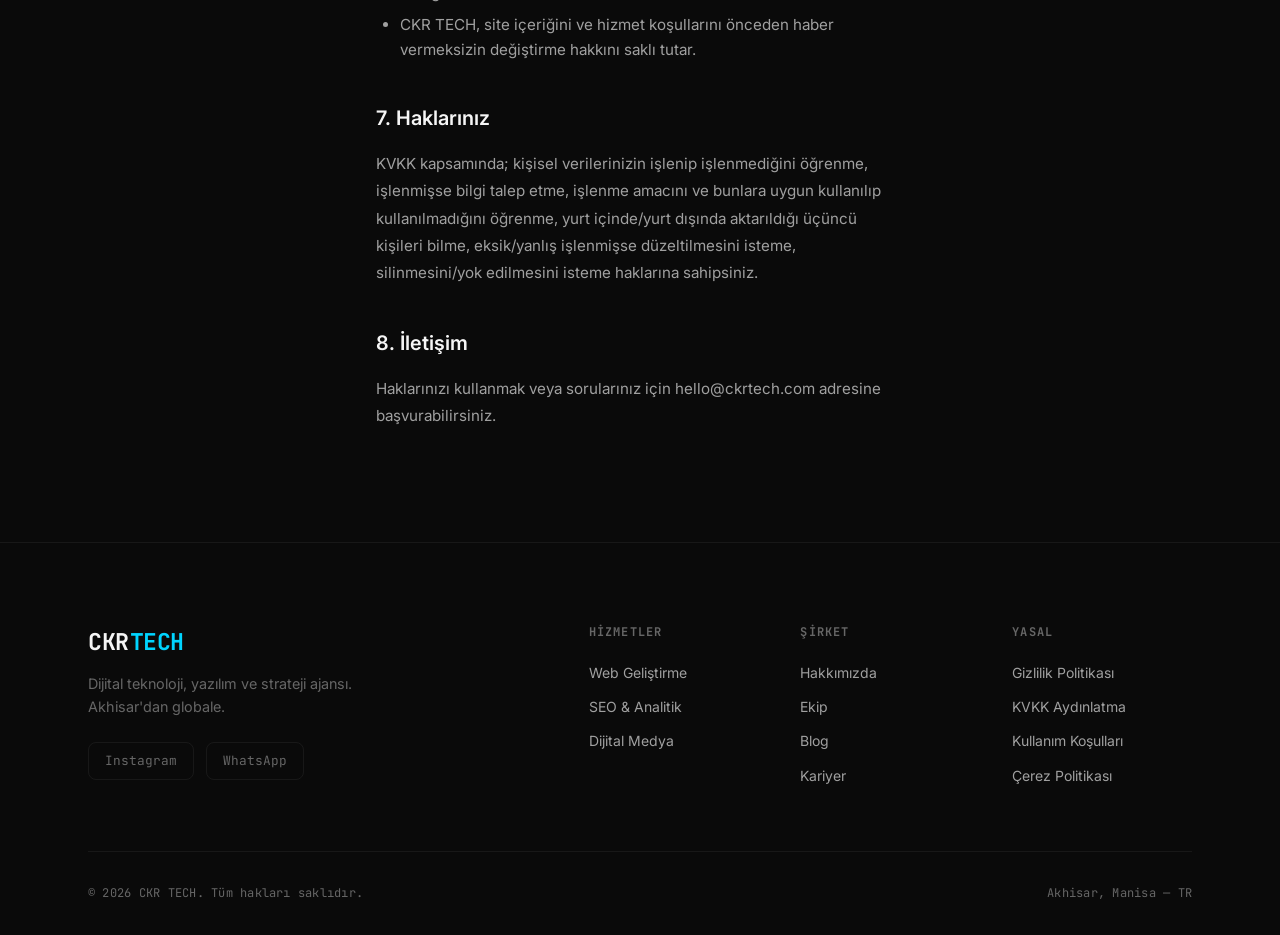
<file: terms.html>
<!DOCTYPE html>
<html lang="tr">
<head>
    <meta charset="UTF-8">
    <meta name="viewport" content="width=device-width, initial-scale=1.0">
    <title>KVKK Aydınlatma ve Kullanım Koşulları — CKR TECH</title>
    <meta name="description" content="CKR TECH KVKK Aydınlatma Metni ve Kullanım Koşulları. Kişisel verilerin korunması, kullanım şartları ve yasal haklar.">
    <meta name="keywords" content="KVKK, aydınlatma metni, kullanım koşulları, CKR TECH, kişisel veriler">
    <meta name="author" content="CKR TECH">
    <meta name="robots" content="index, follow">
    <link rel="canonical" href="https://ckrtech.com/terms.html">
    <link rel="preconnect" href="https://fonts.googleapis.com">
    <link rel="preconnect" href="https://fonts.gstatic.com" crossorigin>
    <link rel="preload" href="https://fonts.googleapis.com/css2?family=Inter:wght@300;400;500;600;700&family=JetBrains+Mono:wght@400;500&display=swap" as="style">
    <meta property="og:type" content="website">
    <meta property="og:url" content="https://ckrtech.com/terms.html">
    <meta property="og:title" content="KVKK Aydınlatma ve Kullanım Koşulları — CKR TECH">
    <meta property="og:description" content="CKR TECH KVKK Aydınlatma Metni ve Kullanım Koşulları.">
    <meta property="og:image" content="https://ckrtech.com/assets/og-cover.jpg">
    <meta property="og:locale" content="tr_TR">
    <meta property="og:site_name" content="CKR TECH">
    <meta name="twitter:card" content="summary_large_image">
    <meta name="twitter:url" content="https://ckrtech.com/terms.html">
    <meta name="twitter:title" content="KVKK Aydınlatma ve Kullanım Koşulları — CKR TECH">
    <meta name="twitter:description" content="Kişisel verilerin korunması ve kullanım şartları hakkında bilgilendirme.">
    <meta name="twitter:image" content="https://ckrtech.com/assets/og-cover.jpg">
    <link rel="icon" type="image/svg+xml" href="data:image/svg+xml,<svg xmlns='http://www.w3.org/2000/svg' viewBox='0 0 100 100'><text y='.9em' font-size='90'>⚡</text></svg>">
    <link rel="apple-touch-icon" href="/assets/apple-touch-icon.png">
    <meta name="theme-color" content="#0a0a0a">
    <meta name="msapplication-TileColor" content="#0a0a0a">
    <link href="https://fonts.googleapis.com/css2?family=Inter:wght@300;400;500;600;700&family=JetBrains+Mono:wght@400;500&display=swap" rel="stylesheet">
    <link rel="stylesheet" href="styles.css">
    <!-- Mobil CMD+K Gizleme -->
    <style>
        @media (max-width: 768px) {
            .nav-kbd,
            .cmd-palette,
            .cmd-palette-backdrop,
            .cmd-palette-modal {
                display: none !important;
                visibility: hidden !important;
                pointer-events: none !important;
            }
        }
    </style>
    <!-- Mobil Menü Kayma Fix -->
    <style>
        @media (max-width: 768px) {
            .main-nav {
                position: fixed !important;
                top: 0 !important;
                left: 0 !important;
                width: 100% !important;
                height: 100vh !important;
                height: 100dvh !important;
                background: var(--bg-primary, #0a0a0a) !important;
                z-index: 998 !important;
                display: flex !important;
                flex-direction: column !important;
                justify-content: center !important;
                align-items: center !important;
                gap: 1.5rem !important;
                transform: translateX(-100%) !important;
                transition: transform 0.35s cubic-bezier(.4,0,.2,1) !important;
                padding: 2rem !important;
                opacity: 1 !important;
                visibility: visible !important;
                pointer-events: auto !important;
                margin: 0 !important;
                border: none !important;
                border-radius: 0 !important;
                box-shadow: none !important;
            }

            #mainNav.nav-open {
                transform: translateX(0) !important;
            }
            .main-nav .nav-link {
                font-size: 1.5rem !important;
                opacity: 1 !important;
                transform: none !important;
                margin: 0 !important;
            }
            .main-nav .nav-link--cta {
                margin-top: 1rem !important;
            }
            .menu-toggle {
                z-index: 999 !important;
                position: relative !important;
            }

            body.nav-open {
                overflow: hidden !important;
            }
        }
    </style>


</head>
<body>

    <!-- Loading Screen -->
    <div class="loading-screen" id="loadingScreen">
        <div class="loading-logo">
            <span class="loading-logo-accent">CKR</span> TECH
        </div>
        <div class="loading-bar">
            <div class="loading-bar-fill"></div>
        </div>
    </div>

    <div class="grain-overlay"></div>
    <div class="reading-progress" id="readingProgress"></div>

    <div class="cookie-banner" id="cookieBanner" role="dialog" aria-label="Çerez izni">
        <div class="cookie-content">
            <p class="cookie-text">
                Sitemizi daha iyi deneyim sunmak için çerezleri kullanıyoruz. 
                <a href="privacy-policy.html#cookies" class="cookie-link">Çerez Politikası</a>'nı inceleyebilirsiniz.
            </p>
            <div class="cookie-actions">
                <button class="btn btn-secondary btn-sm" id="cookieReject">Reddet</button>
                <button class="btn btn-primary btn-sm" id="cookieAccept">Kabul Et</button>
            </div>
        </div>
    </div>

    <div class="cmd-palette" id="cmdPalette" role="dialog" aria-modal="true" aria-labelledby="cmdTitle" hidden>
        <div class="cmd-palette-backdrop" id="cmdBackdrop"></div>
        <div class="cmd-palette-modal">
            <div class="cmd-palette-header">
                <svg width="16" height="16" viewBox="0 0 24 24" fill="none" stroke="currentColor" stroke-width="2"><circle cx="11" cy="11" r="8"></circle><line x1="21" y1="21" x2="16.65" y2="16.65"></line></svg>
                <input type="text" class="cmd-palette-input" id="cmdInput" placeholder="Komut veya bölüm ara..." autocomplete="off">
                <kbd class="cmd-kbd">ESC</kbd>
            </div>
            <div class="cmd-palette-body" id="cmdBody">
                <div class="cmd-group">
                    <span class="cmd-group-label">Navigasyon</span>
                    <button class="cmd-item" data-action="navigate" data-url="index.html"><span class="cmd-icon">→</span><span class="cmd-text">Ana Sayfa</span><span class="cmd-hint">index.html</span></button>
                    <button class="cmd-item" data-action="navigate" data-url="insights.html"><span class="cmd-icon">→</span><span class="cmd-text">Blog</span><span class="cmd-hint">insights.html</span></button>
                    <button class="cmd-item" data-action="navigate" data-url="index.html#services"><span class="cmd-icon">→</span><span class="cmd-text">Hizmetler</span><span class="cmd-hint">#services</span></button>
                </div>
                <div class="cmd-group">
                    <span class="cmd-group-label">Eylem</span>
                    <button class="cmd-item" data-action="email"><span class="cmd-icon">✉</span><span class="cmd-text">E-posta Gönder</span><span class="cmd-hint">hello@ckrtech.com</span></button>
                    <button class="cmd-item" data-action="copy"><span class="cmd-icon">📋</span><span class="cmd-text">E-posta Adresini Kopyala</span><span class="cmd-hint">Clipboard</span></button>
                </div>
            </div>
        </div>
    </div>

    <header class="site-header" id="header">
        <div class="container nav-container">
            <a href="index.html" class="logo"><span class="logo-text">CKR</span><span class="logo-accent">TECH</span></a>
            <nav class="main-nav" id="mainNav">
                <a href="index.html#services" class="nav-link">Hizmetler</a>
                <a href="index.html#portfolio" class="nav-link">Portfolyo</a>
                <a href="index.html#pricing" class="nav-link">Fiyatlandırma</a>
                <a href="insights.html" class="nav-link">Blog</a>
                <a href="index.html#contact" class="nav-link nav-link--cta">İletişim</a>
                <button class="nav-kbd" id="navKbdTrigger" aria-label="Komut paleti aç"><kbd>⌘</kbd><kbd>K</kbd></button>
            </nav>
            <button class="menu-toggle" id="menuToggle" aria-label="Menü"><span></span><span></span><span></span></button>
        </div>
    </header>

    <section class="page-hero">
        <div class="container">
            <span class="section-eyebrow">Yasal</span>
            <h1 class="page-title">KVKK Aydınlatma ve Kullanım Koşulları</h1>
            <p class="section-desc">Son güncelleme: 25 Mayıs 2026</p>
        </div>
    </section>

    <section class="legal-content">
        <div class="container">
            <h2>1. KVKK Aydınlatma Metni</h2>
            <p>6698 sayılı Kişisel Verilerin Korunması Kanunu ("KVKK") uyarınca, CKR TECH olarak kişisel verilerinizin güvenliği ve gizliliğine azami özeni gösteriyoruz. Bu aydınlatma metni, hangi kişisel verilerinizi hangi amaçla işlediğimizi ve haklarınızı açıklar.</p>

            <h2>2. Veri Sorumlusu</h2>
            <p>Veri sorumlusu olarak CKR TECH, Akhisar/Manisa adresinde hizmet vermektedir. İletişim için hello@ckrtech.com adresini kullanabilirsiniz.</p>

            <h2>3. İşlenen Kişisel Veriler</h2>
            <p>İletişim formu aracılığıyla topladığımız veriler: ad, soyad, e-posta adresi, şirket unvanı (opsiyonel), hizmet tercihi ve bütçe aralığı. Bu veriler yalnızca talebinize yanıt vermek ve teklif hazırlamak amacıyla kullanılır.</p>

            <h2>4. Veri İşleme Amaçları ve Hukuki Sebep</h2>
            <p>Kişisel verileriniz; talep ve şikayetlerinizi yönetmek, sözleşme süreçlerini yürütmek, yasal yükümlülükleri yerine getirmek ve size bilgilendirme yapmak amacıyla işlenmektedir. Hukuki sebep olarak "sözleşmenin kurulması ve ifası" ile "veri sorumlusunun hukuki yükümlülüğünü yerine getirmesi" öne çıkmaktadır.</p>

            <h2>5. Veri Aktarımı</h2>
            <p>Toplanan kişisel veriler, yasal zorunluluklar haricinde üçüncü taraflarla paylaşılmaz. Form verileri Formspree altyapısı üzerinden iletilmekte olup, bu süreçte ilgili hizmet sağlayıcının gizlilik politikaları geçerlidir.</p>

            <h2>6. Kullanım Koşulları</h2>
            <p>Bu web sitesini kullanarak aşağıdaki koşulları kabul etmiş sayılırsınız:</p>
            <ul>
                <li>Site içeriğini izinsiz kopyalayamaz, çoğaltamaz veya dağıtamazsınız.</li>
                <li>Siteye zarar verecek, erişimi engelleyecek veya güvenliği ihlal edecek davranışlarda bulunamazsınız.</li>
                <li>İletişim formları aracılığıyla sağladığınız bilgilerin doğru ve güncel olduğunu taahhüt edersiniz.</li>
                <li>CKR TECH, site içeriğini ve hizmet koşullarını önceden haber vermeksizin değiştirme hakkını saklı tutar.</li>
            </ul>

            <h2>7. Haklarınız</h2>
            <p>KVKK kapsamında; kişisel verilerinizin işlenip işlenmediğini öğrenme, işlenmişse bilgi talep etme, işlenme amacını ve bunlara uygun kullanılıp kullanılmadığını öğrenme, yurt içinde/yurt dışında aktarıldığı üçüncü kişileri bilme, eksik/yanlış işlenmişse düzeltilmesini isteme, silinmesini/yok edilmesini isteme haklarına sahipsiniz.</p>

            <h2>8. İletişim</h2>
            <p>Haklarınızı kullanmak veya sorularınız için <a href="mailto:hello@ckrtech.com">hello@ckrtech.com</a> adresine başvurabilirsiniz.</p>
        </div>
    </section>

    <footer class="footer" id="footer">
        <div class="container">
            <div class="footer-layout">
                <div class="footer-brand">
                    <a href="index.html" class="logo"><span class="logo-text">CKR</span><span class="logo-accent">TECH</span></a>
                    <p class="footer-copy">Dijital teknoloji, yazılım ve strateji ajansı. Akhisar'dan globale.</p>
                    <div class="footer-social">
                        <a href="https://instagram.com/ckr.tech" target="_blank" rel="noopener noreferrer" class="social-link" aria-label="Instagram">Instagram</a>
                        <a href="https://wa.me/905346921987" target="_blank" rel="noopener noreferrer" class="social-link" aria-label="WhatsApp">WhatsApp</a>
                    </div>
                </div>
                <div class="footer-columns">
                    <div class="footer-column">
                        <h4 class="footer-column-title">Hizmetler</h4>
                        <nav class="footer-nav">
                            <a href="index.html#services" class="footer-link">Web Geliştirme</a>
                            <a href="index.html#services" class="footer-link">SEO & Analitik</a>
                            <a href="index.html#services" class="footer-link">Dijital Medya</a>
                        </nav>
                    </div>
                    <div class="footer-column">
                        <h4 class="footer-column-title">Şirket</h4>
                        <nav class="footer-nav">
                            <a href="index.html#vision" class="footer-link">Hakkımızda</a>
                            <a href="index.html#team" class="footer-link">Ekip</a>
                            <a href="insights.html" class="footer-link">Blog</a>
                            <a href="#" class="footer-link">Kariyer</a>
                        </nav>
                    </div>
                    <div class="footer-column">
                        <h4 class="footer-column-title">Yasal</h4>
                        <nav class="footer-nav">
                            <a href="privacy-policy.html" class="footer-link">Gizlilik Politikası</a>
                            <a href="terms.html" class="footer-link">KVKK Aydınlatma</a>
                            <a href="terms.html" class="footer-link">Kullanım Koşulları</a>
                            <a href="privacy-policy.html#cookies" class="footer-link">Çerez Politikası</a>
                        </nav>
                    </div>
                </div>
            </div>
            <div class="footer-bottom">
                <span class="footer-copyright">© 2026 CKR TECH. Tüm hakları saklıdır.</span>
                <span class="footer-location">Akhisar, Manisa — TR</span>
            </div>
        </div>
    </footer>

    <script src="script.js"></script>
</body>
</html>
</file>
<file: styles.css>
/* ============================================
   CKR TECH v5.1 — Hero Visual Removed
   ============================================ */

:root {
    --bg-primary: #0a0a0a;
    --bg-secondary: #111111;
    --bg-tertiary: #161616;
    --bg-card: #111111;
    --bg-elevated: #1a1a1a;

    --text-primary: #f5f5f5;
    --text-secondary: #a0a0a0;
    --text-muted: #666666;
    --text-disabled: #444444;

    --accent: #00d4ff;
    --accent-soft: rgba(0, 212, 255, 0.1);
    --accent-border: rgba(0, 212, 255, 0.25);
    --accent-hover: #33ddff;

    --success: #22c55e;
    --warning: #f59e0b;
    --error: #ef4444;

    --border: rgba(255, 255, 255, 0.06);
    --border-hover: rgba(255, 255, 255, 0.12);
    --border-active: rgba(0, 212, 255, 0.3);

    --radius: 12px;
    --radius-sm: 8px;
    --radius-lg: 16px;

    --font-sans: 'Inter', system-ui, -apple-system, sans-serif;
    --font-mono: 'JetBrains Mono', monospace;

    --transition: all 0.25s cubic-bezier(0.4, 0, 0.2, 1);
    --transition-slow: all 0.4s cubic-bezier(0.4, 0, 0.2, 1);
    --transition-bounce: all 0.5s cubic-bezier(0.34, 1.56, 0.64, 1);
}

*, *::before, *::after {
    margin: 0;
    padding: 0;
    box-sizing: border-box;
}

html {
    scroll-behavior: smooth;
    -webkit-font-smoothing: antialiased;
    -moz-osx-font-smoothing: grayscale;
}

html, body {
    overflow-x: hidden;
    width: 100%;
    position: relative;
}

body {
    font-family: var(--font-sans);
    background-color: var(--bg-primary);
    color: var(--text-primary);
    line-height: 1.6;
}

a { color: inherit; text-decoration: none; }
img { max-width: 100%; display: block; height: auto; }

/* ============================================
   LOADING SCREEN - CORPORATE & MINIMAL
   ============================================ */
.loading-screen {
    position: fixed;
    inset: 0;
    z-index: 99999;
    background: var(--bg-primary);
    display: flex;
    flex-direction: column;
    align-items: center;
    justify-content: center;
    gap: 1.5rem;
    transition: opacity 0.6s ease, visibility 0.6s ease;
}

.loading-screen.hidden {
    opacity: 0;
    visibility: hidden;
    pointer-events: none;
}

.loading-logo {
    font-family: var(--font-mono);
    font-size: 2rem; /* Daha zarif ve oturaklı bir boyut */
    font-weight: 700;
    letter-spacing: 0.1em;
    color: var(--text-primary);
    display: flex;
    align-items: center;
    gap: 2px;
}

.loading-logo-accent {
    color: var(--accent);
}

.loading-bar {
    width: 140px; /* Daha kısa, minimalist bir bar */
    height: 2px;
    background: var(--bg-tertiary);
    border-radius: 2px;
    overflow: hidden;
    position: relative;
}

.loading-bar-fill {
    position: absolute;
    left: 0;
    top: 0;
    height: 100%;
    width: 0%;
    background: var(--accent);
    /* Yumuşak ve kararlı bir dolum animasyonu */
    animation: corporateLoad 1.2s cubic-bezier(0.4, 0, 0.2, 1) forwards;
}

@keyframes corporateLoad {
    0% { width: 0%; }
    100% { width: 100%; }
}

/* ============================================
   COOKIE BANNER
   ============================================ */
.cookie-banner {
    position: fixed;
    bottom: 0;
    left: 0;
    right: 0;
    z-index: 10003;
    background: var(--bg-elevated);
    border-top: 1px solid var(--border);
    padding: 1rem 0;
    transform: translateY(100%);
    transition: transform 0.4s ease;
}

.cookie-banner.visible {
    transform: translateY(0);
}

.cookie-content {
    max-width: 1200px;
    margin: 0 auto;
    padding: 0 24px;
    display: flex;
    align-items: center;
    justify-content: space-between;
    gap: 1.5rem;
    flex-wrap: wrap;
}

.cookie-text {
    font-size: 0.875rem;
    color: var(--text-secondary);
    line-height: 1.6;
    flex: 1;
    min-width: 280px;
}

.cookie-link {
    color: var(--accent);
    text-decoration: underline;
    text-underline-offset: 2px;
}

.cookie-link:hover {
    color: var(--accent-hover);
}

.cookie-actions {
    display: flex;
    gap: 0.75rem;
    flex-shrink: 0;
}

.btn-sm {
    padding: 0.5rem 1rem;
    font-size: 0.8rem;
}

/* ============================================
   FILM GRAIN
   ============================================ */
.grain-overlay {
    position: fixed;
    inset: 0;
    z-index: 9998;
    pointer-events: none;
    opacity: 0.035;
    background-image: url("data:image/svg+xml,%3Csvg viewBox='0 0 200 200' xmlns='http://www.w3.org/2000/svg'%3E%3Cfilter id='noise'%3E%3CfeTurbulence type='fractalNoise' baseFrequency='0.85' numOctaves='4' stitchTiles='stitch'/%3E%3C/filter%3E%3Crect width='100%25' height='100%25' filter='url(%23noise)'/%3E%3C/svg%3E");
    background-repeat: repeat;
    background-size: 200px 200px;
    animation: grainMove 0.5s steps(4) infinite;
    width: 120vw;
    height: 120vh;
    top: -10%;
    left: -10%;
}

@keyframes grainMove {
    0%, 100% { transform: translate(0, 0); }
    10% { transform: translate(-2%, -2%); }
    20% { transform: translate(2%, 2%); }
    30% { transform: translate(-1%, 1%); }
    40% { transform: translate(1%, -1%); }
    50% { transform: translate(-2%, 2%); }
    60% { transform: translate(2%, -2%); }
    70% { transform: translate(0%, 2%); }
    80% { transform: translate(-2%, 0%); }
    90% { transform: translate(2%, 1%); }
}

/* ============================================
   READING PROGRESS
   ============================================ */
.reading-progress {
    position: fixed;
    top: 0;
    left: 0;
    height: 2px;
    background: linear-gradient(90deg, var(--accent), var(--accent-hover));
    z-index: 10001;
    width: 0%;
    transition: width 0.1s linear;
}

/* ============================================
   SECTION NAVIGATOR
   ============================================ */
.section-navigator {
    position: fixed;
    right: 24px;
    top: 50%;
    transform: translateY(-50%);
    display: flex;
    flex-direction: column;
    gap: 12px;
    z-index: 90;
    opacity: 0;
    transition: opacity 0.4s ease;
}

.section-navigator.visible { opacity: 1; }

.section-dot {
    width: 8px;
    height: 8px;
    border-radius: 50%;
    background-color: var(--border-hover);
    transition: var(--transition);
    position: relative;
}

.section-dot::before {
    content: attr(aria-label);
    position: absolute;
    right: 20px;
    top: 50%;
    transform: translateY(-50%);
    font-family: var(--font-mono);
    font-size: 0.7rem;
    color: var(--text-muted);
    white-space: nowrap;
    opacity: 0;
    transition: opacity 0.2s ease;
    pointer-events: none;
}

.section-dot:hover::before { opacity: 1; }

.section-dot.active {
    background-color: var(--accent);
    box-shadow: 0 0 8px rgba(0, 212, 255, 0.4);
}

@media (max-width: 1024px) {
    .section-navigator { display: none; }
}

/* ============================================
   COMMAND PALETTE
   ============================================ */
.cmd-palette {
    position: fixed;
    inset: 0;
    z-index: 10002;
    display: flex;
    align-items: flex-start;
    justify-content: center;
    padding-top: 15vh;
}

.cmd-palette[hidden] { display: none; }

.cmd-palette-backdrop {
    position: absolute;
    inset: 0;
    background: rgba(0, 0, 0, 0.6);
    backdrop-filter: blur(4px);
}

.cmd-palette-modal {
    position: relative;
    width: 100%;
    max-width: 560px;
    background: var(--bg-secondary);
    border: 1px solid var(--border-hover);
    border-radius: var(--radius);
    box-shadow: 0 24px 48px rgba(0, 0, 0, 0.5);
    overflow: hidden;
    animation: cmdSlideIn 0.2s ease-out;
}

@keyframes cmdSlideIn {
    from { opacity: 0; transform: translateY(-10px) scale(0.98); }
    to { opacity: 1; transform: translateY(0) scale(1); }
}

.cmd-palette-header {
    display: flex;
    align-items: center;
    gap: 12px;
    padding: 16px 20px;
    border-bottom: 1px solid var(--border);
    color: var(--text-muted);
}

.cmd-palette-input {
    flex: 1;
    background: transparent;
    border: none;
    outline: none;
    color: var(--text-primary);
    font-family: var(--font-sans);
    font-size: 0.95rem;
}

.cmd-palette-input::placeholder { color: var(--text-muted); }

.cmd-kbd {
    font-family: var(--font-mono);
    font-size: 0.7rem;
    padding: 2px 6px;
    border: 1px solid var(--border-hover);
    border-radius: 4px;
    color: var(--text-muted);
}

.cmd-palette-body {
    max-height: 320px;
    overflow-y: auto;
    padding: 8px;
}

.cmd-group { margin-bottom: 8px; }

.cmd-group-label {
    display: block;
    font-family: var(--font-mono);
    font-size: 0.65rem;
    text-transform: uppercase;
    letter-spacing: 0.1em;
    color: var(--text-muted);
    padding: 8px 12px 4px;
}

.cmd-item {
    width: 100%;
    display: flex;
    align-items: center;
    gap: 12px;
    padding: 10px 12px;
    border-radius: var(--radius-sm);
    background: transparent;
    border: none;
    color: var(--text-primary);
    font-family: var(--font-sans);
    font-size: 0.9rem;
    cursor: pointer;
    transition: var(--transition);
    text-align: left;
}

.cmd-item:hover,
.cmd-item.selected {
    background: var(--accent-soft);
    color: var(--accent);
}

.cmd-icon {
    font-size: 0.9rem;
    opacity: 0.6;
    width: 20px;
    text-align: center;
}

.cmd-text { flex: 1; }

.cmd-hint {
    font-family: var(--font-mono);
    font-size: 0.75rem;
    color: var(--text-muted);
}

/* ============================================
   CLIENTS / SOCIAL PROOF
   ============================================ */
.clients {
    padding: 4rem 0;
    background: var(--bg-primary);
    border-bottom: 1px solid var(--border);
}

.clients-eyebrow {
    text-align: center;
    font-family: var(--font-mono);
    font-size: 0.7rem;
    letter-spacing: 0.2em;
    text-transform: uppercase;
    color: var(--text-muted);
    margin-bottom: 2rem;
}

.clients-grid {
    display: grid;
    grid-template-columns: repeat(2, 1fr);
    gap: 2rem;
    align-items: center;
    justify-items: center;
    opacity: 0.6;
    transition: opacity 0.3s ease;
}

.clients:hover .clients-grid {
    opacity: 1;
}

@media (min-width: 768px) {
    .clients-grid { grid-template-columns: repeat(3, 1fr); }
}

@media (min-width: 1024px) {
    .clients-grid { grid-template-columns: repeat(6, 1fr); }
}

.client-logo {
    font-family: var(--font-mono);
    font-size: 1.1rem;
    font-weight: 600;
    color: var(--text-muted);
    letter-spacing: 0.1em;
    transition: var(--transition);
    cursor: default;
}

.client-logo:hover {
    color: var(--text-secondary);
}

/* ============================================
   PORTFOLIO
   ============================================ */
.portfolio {
    padding: 7rem 0;
    background-color: var(--bg-secondary);
}

.portfolio-filters {
    display: flex;
    gap: 0.75rem;
    margin-bottom: 2.5rem;
    flex-wrap: wrap;
}

.filter-btn {
    padding: 0.5rem 1.25rem;
    background: transparent;
    border: 1px solid var(--border);
    border-radius: var(--radius-sm);
    color: var(--text-muted);
    font-family: var(--font-sans);
    font-size: 0.85rem;
    cursor: pointer;
    transition: var(--transition);
}

.filter-btn:hover {
    border-color: var(--border-hover);
    color: var(--text-secondary);
}

.filter-btn.active {
    background: var(--accent-soft);
    border-color: var(--accent-border);
    color: var(--accent);
}

.portfolio-grid {
    display: grid;
    grid-template-columns: 1fr;
    gap: 1.5rem;
}

@media (min-width: 768px) {
    .portfolio-grid {
        grid-template-columns: repeat(2, 1fr);
        grid-template-rows: auto auto;
    }
    .portfolio-item--large { grid-row: span 2; }
    .portfolio-item--wide { grid-column: span 2; }
}

@media (min-width: 1024px) {
    .portfolio-grid {
        grid-template-columns: 1.2fr 1fr;
    }
    .portfolio-item--wide { grid-column: span 2; }
}

.portfolio-item {
    position: relative;
    border-radius: var(--radius);
    overflow: hidden;
    cursor: pointer;
    background: var(--bg-tertiary);
    transition: opacity 0.3s ease;
}

.portfolio-item.hidden { display: none; }

.portfolio-image {
    position: relative;
    width: 100%;
    height: 100%;
    min-height: 280px;
    overflow: hidden;
}

.portfolio-item--large .portfolio-image { min-height: 580px; }

.portfolio-img {
    width: 100%;
    height: 100%;
    object-fit: cover;
    transition: transform 0.6s ease;
}

.lqip-blur {
    filter: blur(20px);
    transform: scale(1.05);
}

.portfolio-item:hover .portfolio-img { transform: scale(1.03); }

.portfolio-overlay {
    position: absolute;
    inset: 0;
    background: linear-gradient(to top, rgba(0,0,0,0.9) 0%, rgba(0,0,0,0.3) 50%, transparent 100%);
    display: flex;
    flex-direction: column;
    justify-content: flex-end;
    padding: 2rem;
    opacity: 0;
    transition: var(--transition-slow);
}

.portfolio-item:hover .portfolio-overlay { opacity: 1; }

.portfolio-tag {
    font-family: var(--font-mono);
    font-size: 0.7rem;
    letter-spacing: 0.1em;
    text-transform: uppercase;
    padding: 0.4rem 0.8rem;
    background: rgba(0, 212, 255, 0.15);
    border: 1px solid var(--accent-border);
    border-radius: var(--radius-sm);
    color: var(--accent);
    backdrop-filter: blur(8px);
    width: fit-content;
    margin-bottom: 1rem;
}

.portfolio-title {
    font-size: 1.5rem;
    font-weight: 600;
    margin-bottom: 0.5rem;
    color: var(--text-primary);
}

.portfolio-category {
    font-family: var(--font-mono);
    font-size: 0.8rem;
    color: var(--text-secondary);
    opacity: 0.9;
    margin-bottom: 1rem;
}

.portfolio-metrics {
    display: flex;
    gap: 1rem;
    flex-wrap: wrap;
}

.metric {
    font-family: var(--font-mono);
    font-size: 0.75rem;
    padding: 0.25rem 0.75rem;
    background: rgba(255, 255, 255, 0.08);
    border-radius: var(--radius-sm);
    color: var(--text-secondary);
}

/* ============================================
   TEAM
   ============================================ */
.team {
    padding: 7rem 0;
    background: var(--bg-primary);
    border-bottom: 1px solid var(--border);
}

.team-grid--single {
    max-width: 400px;
    margin: 0 auto;
}

.team-card--featured {
    border-color: var(--accent-border);
    background: linear-gradient(180deg, var(--bg-card) 0%, rgba(0, 212, 255, 0.03) 100%);
}

.team-card--featured:hover {
    border-color: var(--accent);
    box-shadow: 0 20px 40px rgba(0, 212, 255, 0.1);
}

@media (min-width: 768px) { .team-grid { grid-template-columns: repeat(2, 1fr); } }
@media (min-width: 1024px) { .team-grid { grid-template-columns: repeat(4, 1fr); } }

.team-card {
    background: var(--bg-card);
    border: 1px solid var(--border);
    border-radius: var(--radius);
    padding: 2.5rem 2rem;
    text-align: center;
    transition: var(--transition-slow);
    position: relative;
    overflow: hidden;
}

.team-card::before {
    content: '';
    position: absolute;
    top: 0;
    left: 0;
    right: 0;
    height: 1px;
    background: linear-gradient(90deg, transparent, var(--accent-border), transparent);
    opacity: 0;
    transition: var(--transition);
}

.team-card:hover {
    border-color: var(--border-hover);
    transform: translateY(-4px);
    box-shadow: 0 20px 40px rgba(0, 0, 0, 0.3);
}

.team-card:hover::before { opacity: 1; }

.team-avatar {
    width: 80px;
    height: 80px;
    border-radius: 50%;
    display: flex;
    align-items: center;
    justify-content: center;
    font-family: var(--font-mono);
    font-size: 1.5rem;
    font-weight: 700;
    color: #fff;
    margin: 0 auto 1.5rem;
    box-shadow: 0 8px 24px rgba(0, 0, 0, 0.3);
}

.team-name {
    font-size: 1.125rem;
    font-weight: 600;
    margin-bottom: 0.25rem;
    color: var(--text-primary);
}

.team-role {
    font-family: var(--font-mono);
    font-size: 0.8rem;
    color: var(--accent);
    margin-bottom: 0.75rem;
}

.team-bio {
    font-size: 0.85rem;
    color: var(--text-secondary);
    line-height: 1.6;
    margin-bottom: 1.25rem;
}

.team-social {
    display: flex;
    justify-content: center;
    gap: 0.75rem;
}

.team-social a {
    font-family: var(--font-mono);
    font-size: 0.75rem;
    color: var(--text-muted);
    padding: 0.25rem 0.5rem;
    border: 1px solid var(--border);
    border-radius: 4px;
    transition: var(--transition);
}

.team-social a:hover {
    border-color: var(--accent-border);
    color: var(--accent);
    background: var(--accent-soft);
}

/* ============================================
   PRICING
   ============================================ */
.pricing {
    padding: 7rem 0;
    background: var(--bg-secondary);
}

.pricing-grid {
    display: grid;
    grid-template-columns: 1fr;
    gap: 1.5rem;
    max-width: 960px;
    margin: 0 auto;
}

@media (min-width: 768px) { .pricing-grid { grid-template-columns: repeat(3, 1fr); } }

.pricing-card {
    background: var(--bg-card);
    border: 1px solid var(--border);
    border-radius: var(--radius);
    padding: 2.5rem;
    position: relative;
    transition: var(--transition-slow);
    display: flex;
    flex-direction: column;
}

.pricing-card:hover {
    border-color: var(--border-hover);
    transform: translateY(-4px);
    box-shadow: 0 20px 40px rgba(0, 0, 0, 0.3);
}

.pricing-card--featured {
    border-color: var(--accent-border);
    background: linear-gradient(180deg, var(--bg-card) 0%, rgba(0, 212, 255, 0.03) 100%);
}

.pricing-card--featured:hover {
    border-color: var(--accent);
    box-shadow: 0 20px 40px rgba(0, 212, 255, 0.1);
}

.pricing-badge {
    position: absolute;
    top: -1px;
    left: 50%;
    transform: translateX(-50%);
    font-family: var(--font-mono);
    font-size: 0.7rem;
    letter-spacing: 0.1em;
    text-transform: uppercase;
    padding: 0.5rem 1rem;
    background: var(--accent);
    color: #000;
    border-radius: 0 0 var(--radius-sm) var(--radius-sm);
    font-weight: 600;
}

.pricing-header { margin-bottom: 1.5rem; }

.pricing-name {
    font-size: 1.25rem;
    font-weight: 600;
    margin-bottom: 0.5rem;
    color: var(--text-primary);
}

.pricing-desc {
    font-size: 0.85rem;
    color: var(--text-muted);
    line-height: 1.5;
}

.pricing-price {
    margin-bottom: 2rem;
    padding-bottom: 2rem;
    border-bottom: 1px solid var(--border);
}

.price-amount {
    font-family: var(--font-mono);
    font-size: 2.5rem;
    font-weight: 700;
    color: var(--text-primary);
    letter-spacing: -0.02em;
}

.price-period {
    font-size: 0.9rem;
    color: var(--text-muted);
    margin-left: 0.25rem;
}

.pricing-features {
    list-style: none;
    display: flex;
    flex-direction: column;
    gap: 0.875rem;
    margin-bottom: 2rem;
    flex: 1;
}

.pricing-features li {
    font-size: 0.9rem;
    color: var(--text-secondary);
    display: flex;
    align-items: flex-start;
    gap: 0.75rem;
}

.pricing-features li::before {
    content: '✓';
    color: var(--success);
    font-weight: 600;
    flex-shrink: 0;
}

/* ============================================
   INSIGHTS / BLOG
   ============================================ */
.insights {
    padding: 7rem 0;
    background: var(--bg-primary);
    border-bottom: 1px solid var(--border);
}

.insights-grid {
    display: grid;
    grid-template-columns: 1fr;
    gap: 1.5rem;
}

@media (min-width: 768px) { .insights-grid { grid-template-columns: repeat(2, 1fr); } }
@media (min-width: 1024px) { .insights-grid { grid-template-columns: repeat(3, 1fr); } }

.insight-card {
    background: var(--bg-card);
    border: 1px solid var(--border);
    border-radius: var(--radius);
    padding: 2rem;
    transition: var(--transition-slow);
    position: relative;
    overflow: hidden;
}

.insight-card:hover {
    border-color: var(--border-hover);
    transform: translateY(-3px);
}

.insight-meta {
    display: flex;
    align-items: center;
    gap: 1rem;
    margin-bottom: 1rem;
}

.insight-tag {
    font-family: var(--font-mono);
    font-size: 0.7rem;
    letter-spacing: 0.05em;
    text-transform: uppercase;
    padding: 0.25rem 0.75rem;
    background: var(--accent-soft);
    border-radius: var(--radius-sm);
    color: var(--accent);
}

.insight-date {
    font-family: var(--font-mono);
    font-size: 0.75rem;
    color: var(--text-muted);
}

.insight-title {
    font-size: 1.125rem;
    font-weight: 600;
    line-height: 1.4;
    margin-bottom: 0.75rem;
    color: var(--text-primary);
    transition: color 0.2s ease;
}

.insight-card:hover .insight-title { color: var(--accent); }

.insight-excerpt {
    font-size: 0.9rem;
    color: var(--text-secondary);
    line-height: 1.6;
    margin-bottom: 1.25rem;
}

.insight-link {
    font-family: var(--font-mono);
    font-size: 0.8rem;
    color: var(--accent);
    transition: var(--transition);
    display: inline-flex;
    align-items: center;
    gap: 0.25rem;
}

.insight-link:hover {
    color: var(--accent-hover);
    gap: 0.5rem;
}

.insights-footer {
    text-align: center;
    margin-top: 3rem;
}

/* ============================================
   TESTIMONIALS
   ============================================ */
.testimonials {
    padding: 7rem 0;
    background: var(--bg-secondary);
}

.testimonials-grid {
    display: grid;
    grid-template-columns: 1fr;
    gap: 1.5rem;
}

@media (min-width: 768px) { .testimonials-grid { grid-template-columns: repeat(2, 1fr); } }
@media (min-width: 1024px) { .testimonials-grid { grid-template-columns: repeat(3, 1fr); } }

.testimonial-card {
    background: var(--bg-card);
    border: 1px solid var(--border);
    border-radius: var(--radius);
    padding: 2.5rem;
    transition: var(--transition-slow);
    position: relative;
    overflow: hidden;
}

.testimonial-card::before {
    content: '';
    position: absolute;
    top: 0;
    left: 0;
    right: 0;
    height: 1px;
    background: linear-gradient(90deg, transparent, var(--accent-border), transparent);
    opacity: 0;
    transition: var(--transition);
}

.testimonial-card:hover {
    border-color: var(--accent-border);
    transform: translateY(-3px);
}

.testimonial-card:hover::before { opacity: 1; }

.testimonial-stars {
    color: var(--warning);
    font-size: 0.9rem;
    letter-spacing: 2px;
    margin-bottom: 1.25rem;
}

.testimonial-quote {
    font-size: 1rem;
    line-height: 1.7;
    color: var(--text-secondary);
    margin-bottom: 1.5rem;
    font-style: normal;
}

.testimonial-author {
    display: flex;
    align-items: center;
    gap: 0.875rem;
    border-top: 1px solid var(--border);
    padding-top: 1.25rem;
}

.testimonial-avatar {
    width: 40px;
    height: 40px;
    border-radius: 50%;
    display: flex;
    align-items: center;
    justify-content: center;
    font-family: var(--font-mono);
    font-size: 0.8rem;
    font-weight: 600;
    color: #fff;
    flex-shrink: 0;
}

.testimonial-info {
    display: flex;
    flex-direction: column;
    gap: 2px;
}

.testimonial-name {
    font-size: 0.9rem;
    font-weight: 600;
    color: var(--text-primary);
}

.testimonial-role {
    font-size: 0.8rem;
    color: var(--text-muted);
}

/* ============================================
   FAQ
   ============================================ */
.faq {
    padding: 7rem 0;
    background: var(--bg-primary);
}

.faq-list {
    max-width: 720px;
    margin: 0 auto;
    display: flex;
    flex-direction: column;
    gap: 0.75rem;
}

.faq-item {
    background: var(--bg-card);
    border: 1px solid var(--border);
    border-radius: var(--radius);
    overflow: hidden;
    transition: var(--transition);
}

.faq-item:hover { border-color: var(--border-hover); }
.faq-item[open] { border-color: var(--accent-border); }

.faq-question {
    display: flex;
    align-items: center;
    justify-content: space-between;
    padding: 1.25rem 1.5rem;
    cursor: pointer;
    font-size: 1rem;
    font-weight: 500;
    color: var(--text-primary);
    list-style: none;
    transition: var(--transition);
}

.faq-question::-webkit-details-marker { display: none; }

.faq-question:hover { color: var(--accent); }

.faq-icon {
    color: var(--text-muted);
    transition: transform 0.3s ease;
    flex-shrink: 0;
    margin-left: 1rem;
}

.faq-item[open] .faq-icon {
    transform: rotate(45deg);
    color: var(--accent);
}

.faq-answer {
    display: grid;
    grid-template-rows: 0fr;
    transition: grid-template-rows 0.4s cubic-bezier(0.4, 0, 0.2, 1);
}

.faq-answer > p {
    overflow: hidden;
    padding: 0 1.5rem;
    margin-bottom: 0;
    font-size: 0.95rem;
    line-height: 1.7;
    color: var(--text-secondary);
}

.faq-item[open] .faq-answer { grid-template-rows: 1fr; }
.faq-item[open] .faq-answer > p { padding-bottom: 1.25rem; }

/* ============================================
   CONTACT
   ============================================ */
.contact {
    padding: 7rem 0;
    background: var(--bg-secondary);
}

.contact-layout {
    display: grid;
    grid-template-columns: 1fr;
    gap: 4rem;
}

@media (min-width: 1024px) {
    .contact-layout {
        grid-template-columns: 1fr 1.25fr;
        gap: 6rem;
    }
}

.contact-desc {
    font-size: 1.05rem;
    color: var(--text-secondary);
    line-height: 1.7;
    margin-top: 1rem;
    margin-bottom: 2.5rem;
}

.contact-details {
    display: flex;
    flex-direction: column;
    gap: 1.5rem;
    margin-bottom: 2.5rem;
}

.contact-item {
    display: flex;
    flex-direction: column;
    gap: 0.25rem;
}

.contact-label {
    font-family: var(--font-mono);
    font-size: 0.75rem;
    color: var(--text-muted);
    letter-spacing: 0.05em;
    text-transform: uppercase;
}

.contact-value {
    font-size: 1rem;
    color: var(--text-primary);
    transition: var(--transition);
}

a.contact-value:hover { color: var(--accent); }

.contact-social {
    display: flex;
    gap: 1rem;
    flex-wrap: wrap;
}

.social-link {
    font-family: var(--font-mono);
    font-size: 0.8rem;
    color: var(--text-muted);
    padding: 0.5rem 1rem;
    border: 1px solid var(--border);
    border-radius: var(--radius-sm);
    transition: var(--transition);
}

.social-link:hover {
    border-color: var(--accent-border);
    color: var(--accent);
    background: var(--accent-soft);
}

/* Contact Form */
.contact-form {
    background-color: var(--bg-card);
    border: 1px solid var(--border);
    border-radius: var(--radius);
    padding: 2.5rem;
}

.form-group { margin-bottom: 1.5rem; }

.form-label {
    display: block;
    font-family: var(--font-mono);
    font-size: 0.75rem;
    color: var(--text-muted);
    letter-spacing: 0.05em;
    text-transform: uppercase;
    margin-bottom: 0.5rem;
}

.form-input {
    width: 100%;
    padding: 0.875rem 1rem;
    background-color: var(--bg-tertiary);
    border: 1px solid var(--border);
    border-radius: var(--radius-sm);
    color: var(--text-primary);
    font-family: var(--font-sans);
    font-size: 0.95rem;
    transition: var(--transition);
    outline: none;
}

.form-input::placeholder { color: var(--text-muted); }

.form-input:focus {
    border-color: var(--accent-border);
    background-color: rgba(0, 212, 255, 0.02);
}

.form-input:invalid:not(:placeholder-shown) {
    border-color: rgba(239, 68, 68, 0.5);
}

.form-input:valid:not(:placeholder-shown) {
    border-color: rgba(34, 197, 94, 0.3);
}

.form-select {
    cursor: pointer;
    appearance: none;
    -webkit-appearance: none;
    -moz-appearance: none;
    background-image: url("data:image/svg+xml,%3Csvg xmlns='http://www.w3.org/2000/svg' width='14' height='14' viewBox='0 0 24 24' fill='none' stroke='%23a0a0a0' stroke-width='2.5' stroke-linecap='round' stroke-linejoin='round'%3E%3Cpolyline points='6 9 12 15 18 9'%3E%3C/polyline%3E%3C/svg%3E");
    background-repeat: no-repeat;
    background-position: right 1rem center;
    background-size: 14px;
    padding-right: 2.5rem;
}

.form-textarea {
    resize: vertical;
    min-height: 120px;
}

.form-security-note {
    display: flex;
    align-items: center;
    justify-content: center;
    gap: 6px;
    margin-top: 1rem;
    font-family: var(--font-mono);
    font-size: 0.7rem;
    color: var(--text-muted);
    opacity: 0.7;
    text-align: center;
}

.form-security-note svg { flex-shrink: 0; }

/* ============================================
   FOOTER
   ============================================ */
.footer {
    padding: 5rem 0 2rem;
    border-top: 1px solid var(--border);
    background-color: var(--bg-primary);
}

.footer-layout {
    display: grid;
    grid-template-columns: 1fr;
    gap: 3rem;
    margin-bottom: 4rem;
}

@media (min-width: 768px) {
    .footer-layout { grid-template-columns: 1.5fr 2fr; }
}

.footer-brand { max-width: 300px; }

.footer-copy {
    font-size: 0.9rem;
    color: var(--text-muted);
    margin-top: 0.75rem;
    line-height: 1.6;
    margin-bottom: 1.5rem;
}

.footer-social { display: flex; gap: 0.75rem; }

.footer-columns {
    display: grid;
    grid-template-columns: repeat(2, 1fr);
    gap: 2rem;
}

@media (min-width: 768px) {
    .footer-columns { grid-template-columns: repeat(3, 1fr); }
}

.footer-column-title {
    font-family: var(--font-mono);
    font-size: 0.75rem;
    letter-spacing: 0.1em;
    text-transform: uppercase;
    color: var(--text-muted);
    margin-bottom: 1.25rem;
}

.footer-nav {
    display: flex;
    flex-direction: column;
    gap: 0.75rem;
}

.footer-link {
    font-size: 0.875rem;
    color: var(--text-secondary);
    transition: var(--transition);
}

.footer-link:hover { color: var(--text-primary); }

.footer-bottom {
    display: flex;
    flex-direction: column;
    gap: 0.5rem;
    padding-top: 2rem;
    border-top: 1px solid var(--border);
}

@media (min-width: 768px) {
    .footer-bottom {
        flex-direction: row;
        justify-content: space-between;
        align-items: center;
    }
}

.footer-copyright,
.footer-location {
    font-family: var(--font-mono);
    font-size: 0.75rem;
    color: var(--text-muted);
    letter-spacing: 0.02em;
}

/* ============================================
   EXISTING COMPONENTS
   ============================================ */

/* Container */
.container {
    width: 100%;
    max-width: 1200px;
    margin: 0 auto;
    padding: 0 24px;
}

@media (min-width: 768px) { .container { padding: 0 32px; } }
@media (min-width: 1024px) { .container { padding: 0 48px; } }

/* Typography */
.section-eyebrow {
    display: inline-block;
    font-family: var(--font-mono);
    font-size: 0.75rem;
    letter-spacing: 0.15em;
    text-transform: uppercase;
    color: var(--accent);
    margin-bottom: 1rem;
}

.section-title {
    font-size: clamp(1.75rem, 4vw, 2.75rem);
    font-weight: 600;
    line-height: 1.2;
    letter-spacing: -0.02em;
    color: var(--text-primary);
}

.section-desc {
    font-size: 1.05rem;
    color: var(--text-secondary);
    max-width: 540px;
    margin-top: 1rem;
    line-height: 1.7;
}

.section-header { margin-bottom: 4rem; }

.section-header--center { text-align: center; }
.section-header--center .section-desc {
    margin-left: auto;
    margin-right: auto;
}

.text-accent { color: var(--accent); }

/* Buttons */
.btn {
    display: inline-flex;
    align-items: center;
    justify-content: center;
    padding: 0.875rem 1.75rem;
    font-family: var(--font-sans);
    font-size: 0.9rem;
    font-weight: 500;
    letter-spacing: 0.01em;
    border-radius: var(--radius-sm);
    cursor: pointer;
    transition: var(--transition);
    border: none;
    outline: none;
}

.btn-primary {
    background-color: var(--accent);
    color: #000;
}

.btn-primary:hover {
    background-color: var(--accent-hover);
    transform: translateY(-2px);
    box-shadow: 0 8px 24px rgba(0, 212, 255, 0.2);
}

.btn-primary:disabled {
    opacity: 0.6;
    cursor: not-allowed;
    transform: none !important;
}

.btn-secondary {
    background-color: transparent;
    color: var(--text-primary);
    border: 1px solid var(--border-hover);
}

.btn-secondary:hover {
    border-color: var(--text-secondary);
    background-color: rgba(255, 255, 255, 0.03);
}

.btn-full { width: 100%; }

/* ============================================
   HEADER — REVAMPED DESKTOP & MOBILE
   ============================================ */
.site-header {
    position: fixed;
    top: 0;
    left: 0;
    width: 100%;
    z-index: 100;
    padding: 1.25rem 0;
    transition: var(--transition-slow);
    border-bottom: 1px solid transparent;
}

.site-header--scrolled {
    background-color: rgba(10, 10, 10, 0.95);
    backdrop-filter: blur(16px);
    -webkit-backdrop-filter: blur(16px);
    border-bottom-color: var(--border);
    padding: 0.75rem 0;
}

.nav-container {
    display: flex;
    align-items: center;
    justify-content: space-between;
}

.logo {
    font-family: var(--font-mono);
    font-size: 1.45rem;
    font-weight: 700;
    letter-spacing: -0.02em;
    display: flex;
    align-items: center;
    gap: 1px;
}

.logo-text { color: var(--text-primary); }
.logo-accent { color: var(--accent); }

/* Desktop Nav */
.main-nav {
    display: none;
    align-items: center;
    gap: 2.5rem;
}

@media (min-width: 1024px) {
    .main-nav {
        display: flex;
    }
}

.nav-link {
    font-size: 0.875rem;
    font-weight: 500;
    color: var(--text-secondary);
    transition: var(--transition);
    position: relative;
}

.nav-link::after {
    content: '';
    position: absolute;
    bottom: -4px;
    left: 0;
    width: 0;
    height: 1px;
    background-color: var(--accent);
    transition: var(--transition);
}

.nav-link:hover { color: var(--text-primary); }
.nav-link:hover::after { width: 100%; }

.nav-link--active {
    color: var(--text-primary);
}

.nav-link--active::after {
    width: 100%;
}

.nav-link--cta {
    padding: 0.5rem 1.25rem;
    border: 1px solid var(--border-hover);
    border-radius: var(--radius-sm);
    color: var(--text-primary);
}

.nav-link--cta::after { display: none; }

.nav-link--cta:hover {
    border-color: var(--accent);
    background-color: var(--accent-soft);
}

/* Mobile Menu Toggle */
.menu-toggle {
    display: flex;
    flex-direction: column;
    gap: 5px;
    background: none;
    border: none;
    cursor: pointer;
    padding: 8px;
    z-index: 101;
}

@media (min-width: 1024px) {
    .menu-toggle { display: none; }
}

.menu-toggle span {
    display: block;
    width: 24px;
    height: 2px;
    background-color: var(--text-primary);
    transition: var(--transition);
    transform-origin: center;
    border-radius: 1px;
}

.menu-toggle.active span:nth-child(1) { transform: translateY(7px) rotate(45deg); }
.menu-toggle.active span:nth-child(2) { opacity: 0; transform: scaleX(0); }
.menu-toggle.active span:nth-child(3) { transform: translateY(-7px) rotate(-45deg); }

/* Mobile Nav Panel */
.nav-open {
    display: flex;
    flex-direction: column;
    position: fixed;
    inset: 0;
    background-color: rgba(10, 10, 10, 0.98);
    backdrop-filter: blur(24px);
    -webkit-backdrop-filter: blur(24px);
    padding: 6rem 2rem 2rem;
    gap: 0;
    z-index: 99;
    overflow-y: auto;
    animation: menuSlideIn 0.35s cubic-bezier(0.4, 0, 0.2, 1);
}

@keyframes menuSlideIn {
    from { opacity: 0; transform: translateX(20px); }
    to { opacity: 1; transform: translateX(0); }
}

.nav-open .nav-link {
    font-size: 1.25rem;
    font-weight: 500;
    padding: 1.125rem 0;
    border-bottom: 1px solid var(--border);
    width: 100%;
    text-align: left;
    color: var(--text-secondary);
    transition: var(--transition);
}

.nav-open .nav-link:hover {
    color: var(--accent);
    padding-left: 0.75rem;
}

.nav-open .nav-link--active {
    color: var(--text-primary);
}

.nav-open .nav-link--cta {
    margin-top: 1.5rem;
    text-align: center;
    border: 1px solid var(--accent-border);
    border-radius: var(--radius-sm);
    padding: 1rem;
    font-size: 1rem;
    color: var(--accent);
}

.nav-open .nav-link--cta:hover {
    background: var(--accent-soft);
    color: var(--accent);
    padding-left: 0;
}

/* ============================================
   HERO — ANA SAYFA AÇILIŞ EKRANI
   ============================================ */
.hero {
    min-height: 100vh;
    min-height: 100dvh;
    display: flex;
    flex-direction: column;
    justify-content: center;
    padding: 8rem 0 4rem;
    position: relative;
    border-bottom: 1px solid var(--border);
    overflow: hidden; 
    width: 100%;
    background-color: #0a0a0a;
    background-image: 
        linear-gradient(180deg, rgba(10, 10, 10, 0.9) 0%, rgba(10, 10, 10, 0.4) 50%, rgba(10, 10, 10, 0.95) 100%),
        url('assets/hero-bg.jpg');
    background-size: cover; 
    background-position: center center; 
    background-repeat: no-repeat;
    background-attachment: fixed; 
}

@media (max-width: 768px) {
    .hero {
        background-attachment: scroll; 
        background-position: center center;
    }
}

.hero-content {
    max-width: 720px;
}

.hero-eyebrow {
    font-family: var(--font-mono);
    font-size: 0.8rem;
    color: var(--text-muted);
    letter-spacing: 0.1em;
    margin-bottom: 1.5rem;
    display: flex;
    align-items: center;
    gap: 0.75rem;
}

.hero-eyebrow::before {
    content: '';
    display: inline-block;
    width: 32px;
    height: 1px;
    background-color: var(--accent);
}

.hero-title {
    font-size: clamp(2.5rem, 5vw, 4rem);
    font-weight: 600;
    line-height: 1.15;
    letter-spacing: -0.03em;
    margin-bottom: 1.5rem;
    color: var(--text-primary);
}

.hero-title-accent {
    color: var(--accent);
}

.hero-desc {
    font-size: 1.125rem;
    color: var(--text-secondary);
    max-width: 560px;
    line-height: 1.7;
    margin-bottom: 2.5rem;
}

.hero-actions {
    display: flex;
    flex-wrap: wrap;
    gap: 1rem;
}

.hero-meta {
    display: grid;
    grid-template-columns: repeat(3, 1fr);
    gap: 2rem;
    margin-top: 4rem;
    padding-top: 2.5rem;
    border-top: 1px solid var(--border);
    max-width: 600px;
}

.meta-item {
    display: flex;
    flex-direction: column;
    gap: 0.25rem;
}

.meta-number {
    font-family: var(--font-mono);
    font-size: 1.75rem;
    font-weight: 500;
    color: var(--text-primary);
    letter-spacing: -0.02em;
}

.meta-label {
    font-size: 0.8rem;
    color: var(--text-muted);
    letter-spacing: 0.02em;
}

.hero-scroll {
    position: absolute;
    bottom: 2.5rem;
    left: 50%;
    transform: translateX(-50%);
    display: flex;
    flex-direction: column;
    align-items: center;
    gap: 0.5rem;
}

.scroll-line {
    display: block;
    width: 1px;
    height: 48px;
    background: linear-gradient(to bottom, var(--accent), transparent);
    opacity: 0.5;
    animation: scrollPulse 2s ease-in-out infinite;
}

@keyframes scrollPulse {
    0%, 100% { opacity: 0.3; transform: scaleY(1); }
    50% { opacity: 0.6; transform: scaleY(1.1); }
}

/* ============================================
   SERVICES
   ============================================ */
.services {
    padding: 7rem 0;
    background-color: var(--bg-secondary);
}

.services-grid {
    display: grid;
    grid-template-columns: 1fr;
    gap: 1.5rem;
}

@media (min-width: 768px) { .services-grid { grid-template-columns: repeat(2, 1fr); } }
@media (min-width: 1024px) { .services-grid { grid-template-columns: repeat(3, 1fr); } }

.service-card {
    background-color: var(--bg-card);
    border: 1px solid var(--border);
    border-radius: var(--radius);
    padding: 2.5rem;
    transition: var(--transition-slow);
    position: relative;
    overflow: hidden;
}

.service-card::before {
    content: '';
    position: absolute;
    top: 0;
    left: 0;
    right: 0;
    height: 1px;
    background: linear-gradient(90deg, transparent, var(--accent-border), transparent);
    opacity: 0;
    transition: var(--transition);
}

.service-card:hover {
    border-color: var(--border-hover);
    transform: translateY(-4px);
    box-shadow: 0 20px 40px rgba(0, 0, 0, 0.3);
}

.service-card:hover::before { opacity: 1; }

.service-icon {
    width: 48px;
    height: 48px;
    display: flex;
    align-items: center;
    justify-content: center;
    border-radius: var(--radius-sm);
    background-color: var(--accent-soft);
    color: var(--accent);
    margin-bottom: 1.5rem;
}

.service-title {
    font-size: 1.25rem;
    font-weight: 600;
    margin-bottom: 0.75rem;
    color: var(--text-primary);
}

.service-text {
    font-size: 0.9rem;
    color: var(--text-secondary);
    line-height: 1.7;
    margin-bottom: 1.5rem;
}

.service-list {
    list-style: none;
    display: flex;
    flex-direction: column;
    gap: 0.5rem;
    margin-bottom: 1.5rem;
}

.service-list li {
    font-family: var(--font-mono);
    font-size: 0.8rem;
    color: var(--text-muted);
    display: flex;
    align-items: center;
    gap: 0.5rem;
}

.service-list li::before {
    content: '—';
    color: var(--accent);
    opacity: 0.5;
}

.service-link {
    font-family: var(--font-mono);
    font-size: 0.85rem;
    color: var(--accent);
    transition: var(--transition);
    display: inline-flex;
    align-items: center;
    gap: 0.25rem;
}

.service-link:hover {
    color: var(--accent-hover);
    gap: 0.5rem;
}

/* ============================================
   VISION
   ============================================ */
.vision {
    padding: 7rem 0;
    border-bottom: 1px solid var(--border);
}

.vision-layout {
    display: grid;
    grid-template-columns: 1fr;
    gap: 4rem;
    align-items: center;
}

@media (min-width: 1024px) {
    .vision-layout {
        grid-template-columns: 1fr 1fr;
        gap: 6rem;
    }
}

.vision-text {
    font-size: 1.05rem;
    color: var(--text-secondary);
    line-height: 1.8;
    margin-bottom: 1.5rem;
}

.vision-stats {
    display: flex;
    gap: 3rem;
    margin-top: 2.5rem;
    padding-top: 2rem;
    border-top: 1px solid var(--border);
}

.v-stat {
    display: flex;
    flex-direction: column;
    gap: 0.25rem;
}

.v-stat-num {
    font-family: var(--font-mono);
    font-size: 1.5rem;
    font-weight: 500;
    color: var(--accent);
}

.v-stat-label {
    font-size: 0.8rem;
    color: var(--text-muted);
}

.vision-visual { display: flex; justify-content: center; }

.vision-card {
    background-color: var(--bg-card);
    border: 1px solid var(--border);
    border-radius: var(--radius);
    width: 100%;
    max-width: 380px;
    overflow: hidden;
    box-shadow: 0 24px 48px rgba(0, 0, 0, 0.4);
}

.vision-card-header {
    display: flex;
    align-items: center;
    gap: 0.5rem;
    padding: 1rem 1.5rem;
    border-bottom: 1px solid var(--border);
    background-color: rgba(255, 255, 255, 0.02);
}

.v-dot {
    width: 8px;
    height: 8px;
    border-radius: 50%;
    background-color: var(--success);
    box-shadow: 0 0 8px rgba(34, 197, 94, 0.4);
}

.v-status {
    font-family: var(--font-mono);
    font-size: 0.75rem;
    color: var(--text-muted);
    letter-spacing: 0.05em;
}

.vision-card-body {
    padding: 1.5rem;
    display: flex;
    flex-direction: column;
    gap: 0.875rem;
}

.v-line {
    display: flex;
    justify-content: space-between;
    align-items: center;
    font-family: var(--font-mono);
    font-size: 0.85rem;
}

.v-label { color: var(--text-muted); }
.v-value { color: var(--text-primary); font-weight: 500; }
.v-value--ok { color: var(--success); }

/* ============================================
   PROCESS
   ============================================ */
.process {
    padding: 7rem 0;
    background-color: var(--bg-secondary);
}

.process-grid {
    display: grid;
    grid-template-columns: 1fr;
    gap: 2rem;
}

@media (min-width: 768px) { .process-grid { grid-template-columns: repeat(2, 1fr); } }
@media (min-width: 1024px) { .process-grid { grid-template-columns: repeat(4, 1fr); } }

.process-step {
    padding: 2rem;
    border: 1px solid var(--border);
    border-radius: var(--radius);
    background-color: var(--bg-card);
    transition: var(--transition);
}

.process-step:hover {
    border-color: var(--border-hover);
    transform: translateY(-2px);
}

.process-num {
    font-family: var(--font-mono);
    font-size: 0.75rem;
    color: var(--accent);
    opacity: 0.6;
    margin-bottom: 1rem;
    display: block;
}

.process-title {
    font-size: 1.125rem;
    font-weight: 600;
    margin-bottom: 0.75rem;
    color: var(--text-primary);
}

.process-text {
    font-size: 0.9rem;
    color: var(--text-secondary);
    line-height: 1.7;
}

/* ============================================
   REVEAL DISABLED — PAGE LOADS AS WHOLE
   ============================================ */
.reveal {
    opacity: 1 !important;
    transform: none !important;
    transition: none !important;
}

/* ============================================
   BLOG / INSIGHTS PAGES
   ============================================ */
.page-hero {
    padding: 10rem 0 4rem;
    border-bottom: 1px solid var(--border);
}

.page-title {
    font-size: clamp(2rem, 5vw, 3.5rem);
    font-weight: 600;
    letter-spacing: -0.02em;
    color: var(--text-primary);
}

/* Blog Grid */
.blog-grid {
    display: grid;
    grid-template-columns: 1fr;
    gap: 2rem;
}

@media (min-width: 768px) { .blog-grid { grid-template-columns: repeat(2, 1fr); } }
@media (min-width: 1024px) { .blog-grid { grid-template-columns: repeat(3, 1fr); } }

.blog-card {
    background: var(--bg-card);
    border: 1px solid var(--border);
    border-radius: var(--radius);
    overflow: hidden;
    transition: var(--transition-slow);
    display: flex;
    flex-direction: column;
}

.blog-card:hover {
    border-color: var(--border-hover);
    transform: translateY(-4px);
    box-shadow: 0 20px 40px rgba(0,0,0,0.3);
}

.blog-card-image {
    aspect-ratio: 16/9;
    background: var(--bg-tertiary);
    position: relative;
    overflow: hidden;
}

.blog-card-image img {
    width: 100%;
    height: 100%;
    object-fit: cover;
    transition: transform 0.6s ease;
}

.blog-card:hover .blog-card-image img { transform: scale(1.05); }

.blog-card-body {
    padding: 1.5rem;
    flex: 1;
    display: flex;
    flex-direction: column;
}

/* Pagination */
.pagination {
    display: flex;
    justify-content: center;
    align-items: center;
    gap: 0.5rem;
    margin-top: 4rem;
}

.page-link {
    display: inline-flex;
    align-items: center;
    justify-content: center;
    min-width: 40px;
    height: 40px;
    padding: 0 0.75rem;
    border: 1px solid var(--border);
    border-radius: var(--radius-sm);
    font-family: var(--font-mono);
    font-size: 0.85rem;
    color: var(--text-secondary);
    transition: var(--transition);
    cursor: pointer;
}

.page-link:hover,
.page-link.active {
    border-color: var(--accent-border);
    color: var(--accent);
    background: var(--accent-soft);
}

/* Article / Blog Detail */
.article-layout {
    max-width: 720px;
    margin: 0 auto;
    padding: 10rem 24px 6rem;
}

@media (min-width: 768px) {
    .article-layout { padding: 10rem 32px 6rem; }
}

@media (min-width: 1024px) {
    .article-layout { padding: 10rem 48px 6rem; }
}

.article-header {
    margin-bottom: 3rem;
    padding-bottom: 2rem;
    border-bottom: 1px solid var(--border);
}

.article-meta-row {
    display: flex;
    flex-wrap: wrap;
    align-items: center;
    gap: 1rem;
    margin-bottom: 1.5rem;
}

.article-author {
    display: flex;
    align-items: center;
    gap: 0.75rem;
    margin-bottom: 1.5rem;
}

.author-avatar {
    width: 40px;
    height: 40px;
    border-radius: 50%;
    display: flex;
    align-items: center;
    justify-content: center;
    font-family: var(--font-mono);
    font-size: 0.8rem;
    font-weight: 600;
    color: #fff;
}

.article-title {
    font-size: clamp(1.75rem, 4vw, 2.75rem);
    font-weight: 600;
    line-height: 1.2;
    letter-spacing: -0.02em;
    margin-bottom: 1.5rem;
    color: var(--text-primary);
}

.article-content {
    font-size: 1.05rem;
    line-height: 1.8;
    color: var(--text-secondary);
}

.article-content h2 {
    font-size: 1.5rem;
    font-weight: 600;
    color: var(--text-primary);
    margin: 2.5rem 0 1rem;
    letter-spacing: -0.01em;
}

.article-content h3 {
    font-size: 1.25rem;
    font-weight: 600;
    color: var(--text-primary);
    margin: 2rem 0 0.875rem;
}

.article-content p { margin-bottom: 1.5rem; }

.article-content ul,
.article-content ol {
    margin-bottom: 1.5rem;
    padding-left: 1.5rem;
}

.article-content li { margin-bottom: 0.5rem; }

.article-content strong { color: var(--text-primary); }

.article-content a {
    color: var(--accent);
    text-decoration: underline;
    text-underline-offset: 3px;
}

.article-content blockquote {
    border-left: 2px solid var(--accent);
    padding-left: 1.5rem;
    margin: 2rem 0;
    font-style: italic;
    color: var(--text-primary);
}

.article-content code {
    font-family: var(--font-mono);
    font-size: 0.9em;
    background: var(--bg-tertiary);
    padding: 0.2rem 0.4rem;
    border-radius: 4px;
    color: var(--accent);
}

.article-content pre {
    background: var(--bg-tertiary);
    padding: 1.5rem;
    border-radius: var(--radius);
    overflow-x: auto;
    margin: 1.5rem 0;
    border: 1px solid var(--border);
    font-family: var(--font-mono);
    font-size: 0.9rem;
    line-height: 1.6;
}

.article-content pre code {
    background: transparent;
    padding: 0;
    color: var(--text-secondary);
}

/* Related Posts */
.related-posts {
    margin-top: 4rem;
    padding-top: 3rem;
    border-top: 1px solid var(--border);
}

.related-title {
    font-size: 1.25rem;
    font-weight: 600;
    margin-bottom: 1.5rem;
    color: var(--text-primary);
}

/* ============================================
   LEGAL PAGES
   ============================================ */
.legal-content {
    max-width: 720px;
    margin: 0 auto;
    padding: 2rem 24px 6rem;
}

@media (min-width: 768px) { .legal-content { padding: 2rem 32px 6rem; } }
@media (min-width: 1024px) { .legal-content { padding: 2rem 48px 6rem; } }

.legal-content h2 {
    font-size: 1.25rem;
    font-weight: 600;
    color: var(--text-primary);
    margin: 2.5rem 0 1rem;
}

.legal-content p {
    font-size: 0.95rem;
    line-height: 1.8;
    color: var(--text-secondary);
    margin-bottom: 1rem;
}

.legal-content ul {
    padding-left: 1.5rem;
    margin-bottom: 1rem;
}

.legal-content li {
    font-size: 0.95rem;
    color: var(--text-secondary);
    margin-bottom: 0.5rem;
}

/* ============================================
   404 ERROR PAGE
   ============================================ */
.error-page {
    min-height: 100vh;
    display: flex;
    flex-direction: column;
    align-items: center;
    justify-content: center;
    text-align: center;
    padding: 2rem;
}

.error-code {
    font-family: var(--font-mono);
    font-size: clamp(4rem, 10vw, 8rem);
    font-weight: 700;
    color: var(--accent);
    line-height: 1;
    margin-bottom: 1rem;
    opacity: 0.8;
}

.error-title {
    font-size: clamp(1.25rem, 3vw, 1.75rem);
    font-weight: 600;
    margin-bottom: 1rem;
    color: var(--text-primary);
}

.error-desc {
    color: var(--text-secondary);
    max-width: 400px;
    margin-bottom: 2rem;
    line-height: 1.6;
}

/* ============================================
   UTILITIES & GLOBAL
   ============================================ */
::selection {
    background-color: var(--accent-soft);
    color: var(--text-primary);
}

::-webkit-scrollbar { width: 8px; }
::-webkit-scrollbar-track { background: var(--bg-primary); }
::-webkit-scrollbar-thumb { background: #333; border-radius: 4px; }
::-webkit-scrollbar-thumb:hover { background: #444; }

:focus-visible {
    outline: 2px dashed var(--accent);
    outline-offset: 4px;
}

:focus:not(:focus-visible) { outline: none; }
/* ============================================
   PREMIUM MOBILE MENU & CMD+K OVERRIDES
   ============================================ */
@media (max-width: 768px) {
    /* Mobil CMD+K Gizleme */
    .nav-kbd,
    .cmd-palette,
    .cmd-palette-backdrop,
    .cmd-palette-modal {
        display: none !important;
        visibility: hidden !important;
        pointer-events: none !important;
    }

    /* Fütüristik Buzlu Cam Arka Plan */
    .main-nav {
        position: fixed !important;
        top: 0 !important;
        left: 0 !important;
        width: 100% !important;
        height: 100vh !important;
        height: 100dvh !important;
        background: rgba(10, 10, 10, 0.75) !important;
        backdrop-filter: blur(24px) !important;
        -webkit-backdrop-filter: blur(24px) !important;
        z-index: 998 !important;
        display: flex !important;
        flex-direction: column !important;
        justify-content: center !important;
        align-items: center !important;
        gap: 1.5rem !important;
        
        /* Başlangıç Durumu (Gizli ve Yukarıda) */
        opacity: 0 !important;
        visibility: hidden !important;
        pointer-events: none !important;
        transform: translateY(-20px) !important;
        transition: opacity 0.4s ease, transform 0.5s cubic-bezier(0.16, 1, 0.3, 1), visibility 0.4s !important;
        margin: 0 !important;
        border: none !important;
    }

    /* Menü Açılış Animasyonu */
    .main-nav.nav-open {
        opacity: 1 !important;
        visibility: visible !important;
        pointer-events: auto !important;
        transform: translateY(0) !important;
    }

    /* Linklerin Akıcı (Staggered) Belirmesi */
    .main-nav .nav-link {
        font-size: 1.75rem !important;
        font-weight: 500 !important;
        letter-spacing: -0.02em !important;
        color: var(--text-secondary) !important;
        margin: 0 !important;
        
        /* Başlangıç Durumu */
        opacity: 0 !important;
        transform: translateY(15px) !important;
        transition: all 0.4s cubic-bezier(0.16, 1, 0.3, 1) !important;
    }

    /* Linkler Hover Durumu */
    .main-nav .nav-link:hover {
        color: var(--text-primary) !important;
        transform: scale(1.05) translateY(0) !important;
    }

    /* Menü Açıkken Linklerin Hedef Durumu */
    .main-nav.nav-open .nav-link {
        opacity: 1 !important;
        transform: translateY(0) !important;
    }

    /* Linkler İçin Sıralı Gecikme (Zarif Geçiş) */
    .main-nav.nav-open .nav-link:nth-child(1) { transition-delay: 0.1s !important; }
    .main-nav.nav-open .nav-link:nth-child(2) { transition-delay: 0.15s !important; }
    .main-nav.nav-open .nav-link:nth-child(3) { transition-delay: 0.2s !important; }
    .main-nav.nav-open .nav-link:nth-child(4) { transition-delay: 0.25s !important; }
    
    /* CTA Butonu Özel Tasarımı */
    .main-nav .nav-link--cta {
        margin-top: 2rem !important;
        border: 1px solid rgba(255, 255, 255, 0.1) !important;
        padding: 0.75rem 2.5rem !important;
        border-radius: 100px !important;
        font-size: 1.25rem !important;
        color: var(--text-primary) !important;
        background: transparent !important;
    }

    .main-nav.nav-open .nav-link--cta {
        transition-delay: 0.35s !important;
    }

    .main-nav .nav-link--cta:hover {
        border-color: var(--accent) !important;
        color: var(--accent) !important;
        background: rgba(0, 212, 255, 0.05) !important;
        box-shadow: 0 0 24px rgba(0, 212, 255, 0.15) !important;
        transform: translateY(0) scale(1.02) !important;
    }

    /* Hamburger İkonu Katman Önceliği */
    .menu-toggle {
        z-index: 999 !important;
        position: relative !important;
    }

    /* Arka Plan Kaymasını Engelleme */
    body.nav-open {
        overflow: hidden !important;
    }
}
/* Seçim (Select) Kutucukları İçin Karanlık Tema Fix */
.form-select option {
    background-color: var(--bg-tertiary);
    color: var(--text-primary);
    font-family: var(--font-sans);
    padding: 12px;
}

/* Firefox için ek düzeltme (Scrollbar ve Focus durumu) */
.form-select:-moz-focusring {
    color: transparent;
    text-shadow: 0 0 0 var(--text-primary);
}
</file>
